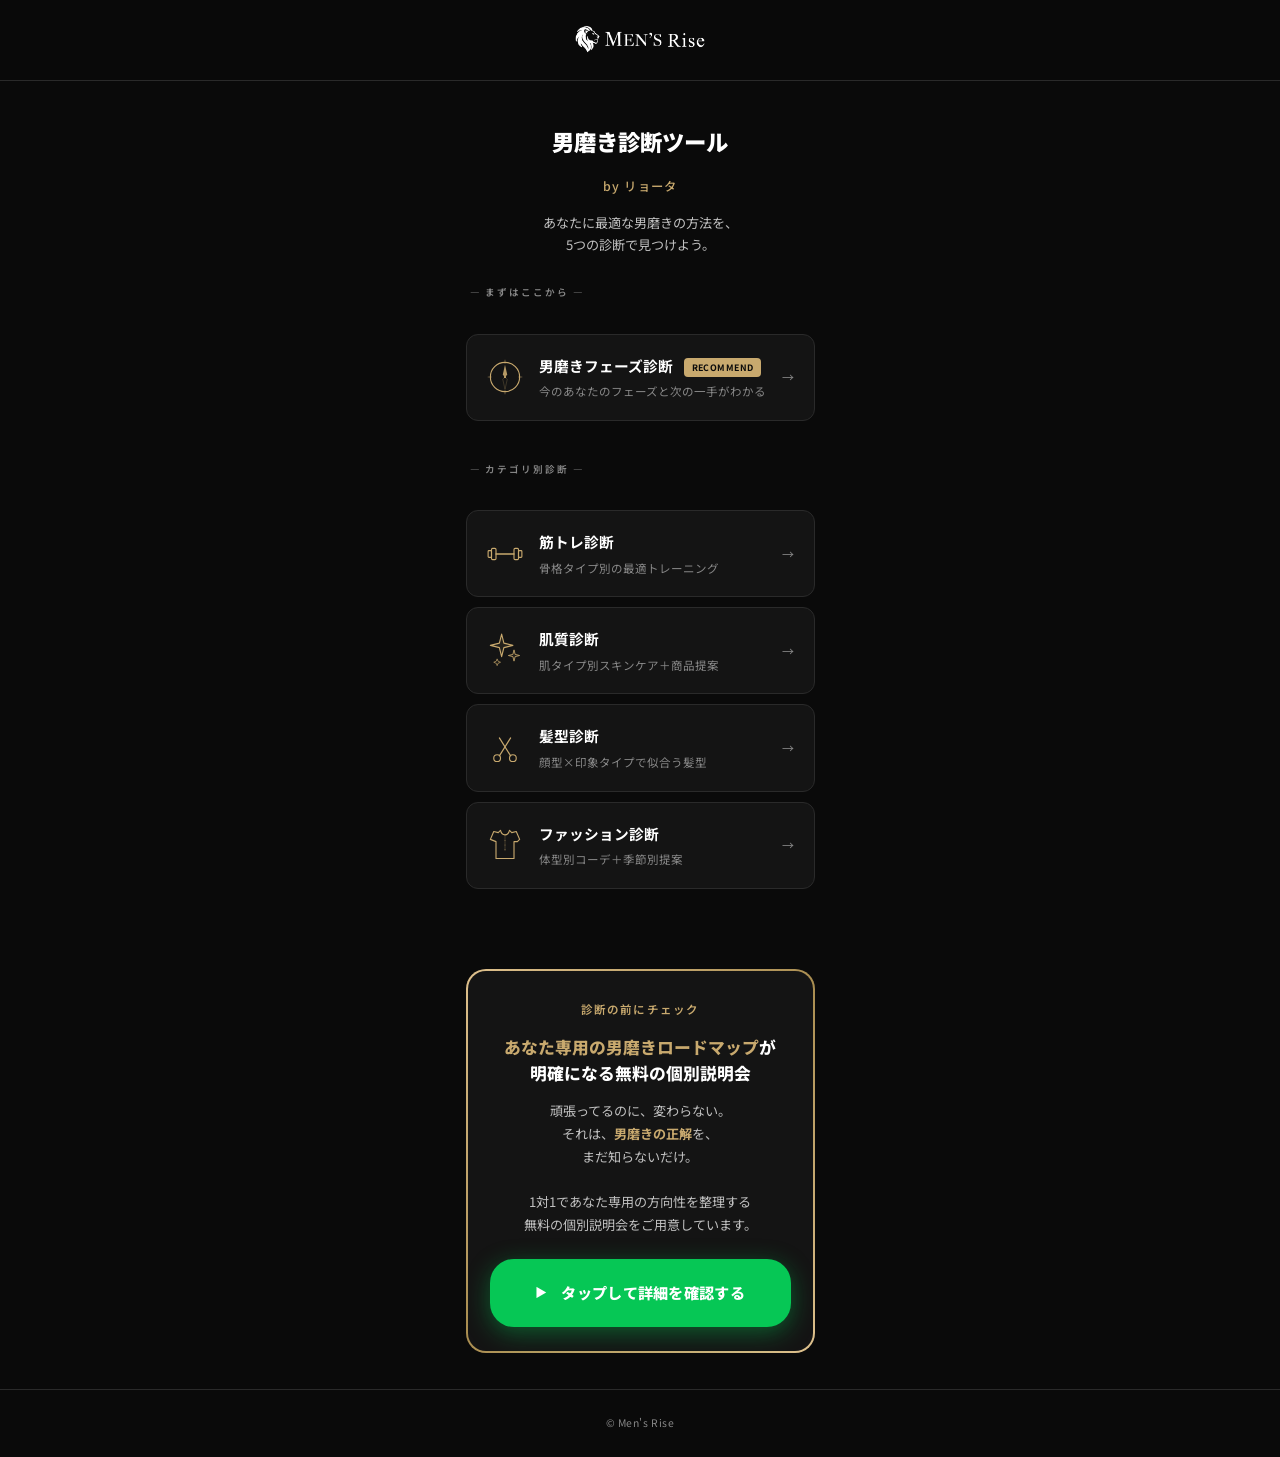
<file: index.html>
<!DOCTYPE html>
<html lang="ja">
<head>
  <meta charset="UTF-8">
  <meta http-equiv="Cache-Control" content="no-cache, no-store, must-revalidate">
  <meta http-equiv="Pragma" content="no-cache">
  <meta http-equiv="Expires" content="0">
  <meta name="viewport" content="width=device-width, initial-scale=1.0">
  <title>Men's Rise｜男磨き診断ツール</title>
  <link rel="stylesheet" href="css/style.css?v=202604230300">
  <style>
    .top-badge {
      display: inline-block;
      padding: 4px 16px;
      background: transparent;
      border: 1px solid var(--gold);
      color: var(--gold);
      border-radius: 20px;
      font-size: 0.62rem;
      font-weight: 700;
      letter-spacing: 0.15em;
      margin-bottom: 16px;
    }
    .top-stats {
      display: flex;
      justify-content: center;
      gap: 32px;
      margin-top: 24px;
      margin-bottom: 8px;
    }
    .top-stat {
      text-align: center;
    }
    .top-stat-num {
      font-size: 1.3rem;
      font-weight: 900;
      color: var(--white);
    }
    .top-stat-label {
      font-size: 0.6rem;
      color: var(--text-muted);
      margin-top: 2px;
      letter-spacing: 0.05em;
    }
    .section-label {
      font-size: 0.6rem;
      font-weight: 600;
      letter-spacing: 0.2em;
      color: var(--text-muted);
      margin-bottom: 12px;
      padding-left: 4px;
      text-transform: uppercase;
    }
    .top-footer-cta {
      text-align: center;
      padding: 32px 0 16px;
    }
    .top-footer-cta p {
      font-size: 0.78rem;
      color: var(--text-secondary);
      margin-bottom: 16px;
      line-height: 1.7;
    }
    .top-footer-cta p strong {
      color: var(--gold);
    }
    .recommend-badge {
      display: inline-block;
      padding: 2px 8px;
      background: var(--gold);
      color: var(--bg);
      border-radius: 4px;
      font-size: 0.55rem;
      font-weight: 700;
      margin-left: 8px;
      vertical-align: middle;
      letter-spacing: 0.05em;
    }
    .top-line {
      width: 40px;
      height: 1px;
      background: var(--gold);
      margin: 0 auto 16px;
      opacity: 0.5;
    }
  </style>
</head>
<body>
  <script src="js/icons.js?v=202604230300"></script>
  <div class="page-wrapper">
    <header class="header">
      <div class="container header-inner">
        <img src="images/logo-white.png" alt="Men's Rise" class="header-logo-img" onerror="this.parentElement.innerHTML='<span class=header-logo>Men\\'s Rise</span>'">
      </div>
    </header>

    <main class="container">
      <div class="top-hero">
        <h1 class="top-title">男磨き診断ツール<br><span style="font-weight:500; font-size:0.55em; letter-spacing:0.1em; color:var(--gold);">by リョータ</span></h1>
        <p class="top-copy">
          あなたに最適な男磨きの方法を、<br>
          5つの診断で見つけよう。
        </p>
      </div>

      <div class="section-label">— まずはここから —</div>

      <div class="diagnosis-grid">
        <a href="shindan5-phase.html" class="diagnosis-card">
          <span class="diagnosis-card-icon icon-svg icon-md" id="icon-phase"></span>
          <div class="diagnosis-card-content">
            <div class="diagnosis-card-title">
              男磨きフェーズ診断
              <span class="recommend-badge">RECOMMEND</span>
            </div>
            <div class="diagnosis-card-desc">今のあなたのフェーズと次の一手がわかる</div>
          </div>
          <span class="diagnosis-card-arrow">→</span>
        </a>
      </div>

      <div class="section-label">— カテゴリ別診断 —</div>

      <div class="diagnosis-grid">
        <a href="shindan1-kintore.html" class="diagnosis-card">
          <span class="diagnosis-card-icon icon-svg icon-md" id="icon-kintore"></span>
          <div class="diagnosis-card-content">
            <div class="diagnosis-card-title">筋トレ診断</div>
            <div class="diagnosis-card-desc">骨格タイプ別の最適トレーニング</div>
          </div>
          <span class="diagnosis-card-arrow">→</span>
        </a>

        <a href="shindan2-hada.html" class="diagnosis-card">
          <span class="diagnosis-card-icon icon-svg icon-md" id="icon-hada"></span>
          <div class="diagnosis-card-content">
            <div class="diagnosis-card-title">肌質診断</div>
            <div class="diagnosis-card-desc">肌タイプ別スキンケア＋商品提案</div>
          </div>
          <span class="diagnosis-card-arrow">→</span>
        </a>

        <a href="shindan3-kamigata.html" class="diagnosis-card">
          <span class="diagnosis-card-icon icon-svg icon-md" id="icon-kamigata"></span>
          <div class="diagnosis-card-content">
            <div class="diagnosis-card-title">髪型診断</div>
            <div class="diagnosis-card-desc">顔型×印象タイプで似合う髪型</div>
          </div>
          <span class="diagnosis-card-arrow">→</span>
        </a>

        <a href="shindan4-fashion.html" class="diagnosis-card">
          <span class="diagnosis-card-icon icon-svg icon-md" id="icon-fashion"></span>
          <div class="diagnosis-card-content">
            <div class="diagnosis-card-title">ファッション診断</div>
            <div class="diagnosis-card-desc">体型別コーデ＋季節別提案</div>
          </div>
          <span class="diagnosis-card-arrow">→</span>
        </a>
      </div>

      <div class="cta-section" style="margin-top:40px;">
        <div class="cta-card">
          <div class="cta-card-glow"></div>
          <div class="cta-card-inner">
            <div class="cta-card-eyebrow">診断の前にチェック</div>
            <h3 class="cta-card-title">
              <span class="cta-card-accent">あなた専用の男磨きロードマップ</span>が<br>
              明確になる無料の個別説明会
            </h3>
            <p class="cta-card-body">
              頑張ってるのに、変わらない。<br>
              それは、<strong style="color:var(--gold);">男磨きの正解</strong>を、<br>
              まだ知らないだけ。<br><br>
              1対1であなた専用の方向性を整理する<br>
              無料の個別説明会をご用意しています。
            </p>
            <a href="https://info.opt--in.com/page/Qy4wMDG59FK5?ftid=1f1G9vBLtuxj" class="cta-btn cta-btn-large" id="ctaBtnTop" target="_blank" rel="noopener">
              <span class="cta-btn-arrow">▶</span>
              タップして詳細を確認する
            </a>
          </div>
        </div>
      </div>
    </main>

    <footer class="footer">© Men's Rise</footer>
  </div>
  <script src="js/config.js?v=202604230300"></script>
  <script src="js/database.js?v=202604230300"></script>
  <script>
    document.getElementById('icon-phase').innerHTML = MR_ICONS.phase;
    document.getElementById('icon-kintore').innerHTML = MR_ICONS.kintore;
    document.getElementById('icon-hada').innerHTML = MR_ICONS.hada;
    document.getElementById('icon-kamigata').innerHTML = MR_ICONS.kamigata;
    document.getElementById('icon-fashion').innerHTML = MR_ICONS.fashion;

    // トップページのCTAクリック計測
    var ctaTop = document.getElementById('ctaBtnTop');
    if (ctaTop) {
      ctaTop.addEventListener('click', function() {
        MRDB.trackCtaClick({
          source: 'top',
          diagnosisId: '',
          diagnosisName: '(トップページ)',
          url: ctaTop.href
        });
      });
    }
  </script>
</body>
</html>
</file>
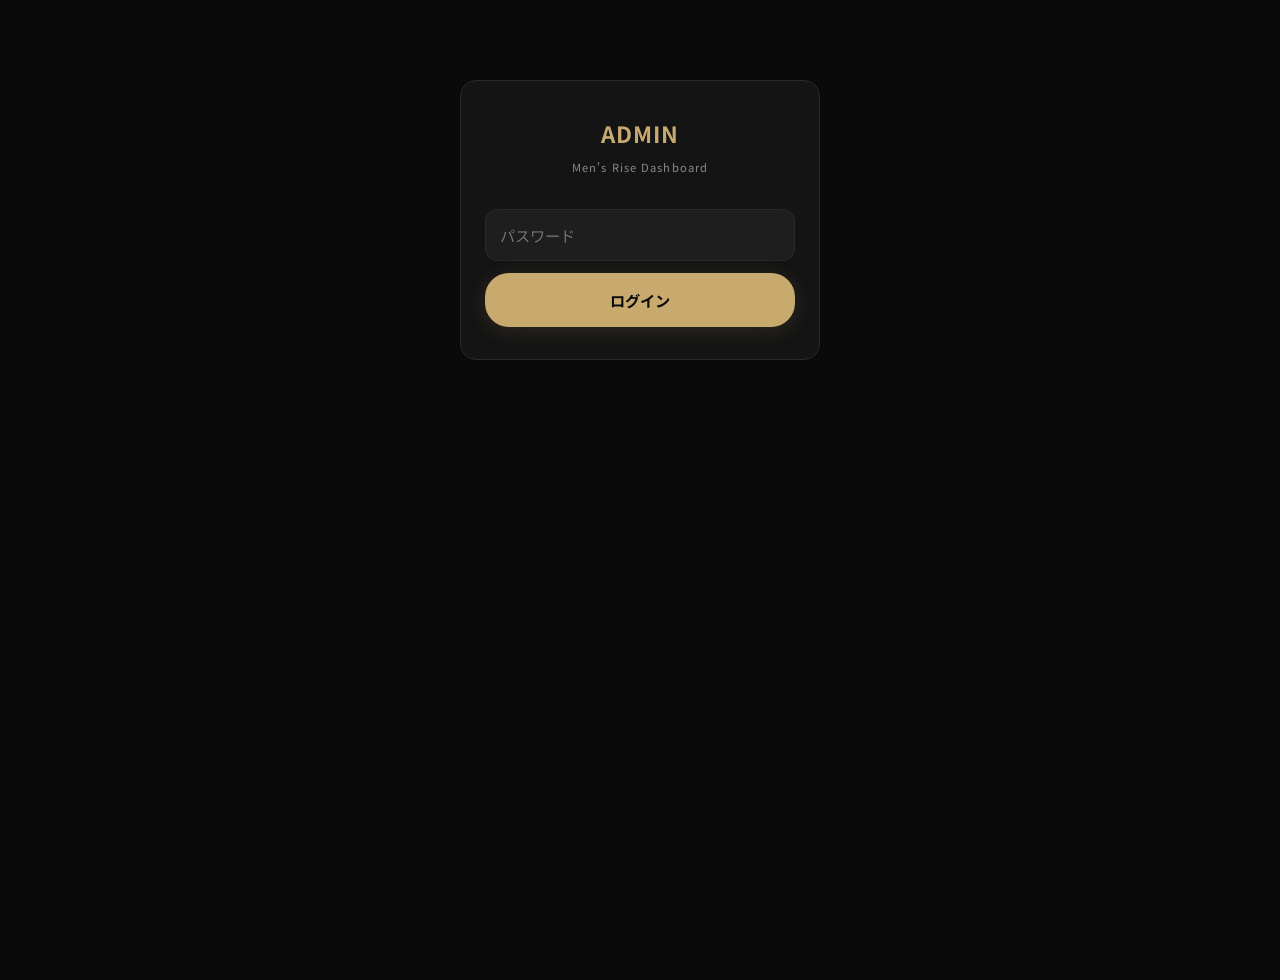
<file: admin.html>
<!DOCTYPE html>
<html lang="ja">
<head>
  <meta charset="UTF-8">
  <meta http-equiv="Cache-Control" content="no-cache, no-store, must-revalidate">
  <meta http-equiv="Pragma" content="no-cache">
  <meta http-equiv="Expires" content="0">
  <meta name="viewport" content="width=device-width, initial-scale=1.0">
  <title>管理ダッシュボード | Men's Rise</title>
  <link rel="stylesheet" href="css/style.css?v=202604230300">
  <style>
    body { background: var(--bg); }
    .admin-container {
      max-width: 960px;
      margin: 0 auto;
      padding: 24px 20px;
    }
    .admin-title {
      font-size: 1.4rem;
      color: var(--gold);
      margin-bottom: 4px;
      letter-spacing: 0.05em;
    }
    .admin-subtitle {
      font-size: 0.7rem;
      color: var(--text-muted);
      letter-spacing: 0.1em;
      margin-bottom: 32px;
    }
    .login-box {
      max-width: 360px;
      margin: 80px auto;
      background: var(--bg-card);
      border: 1px solid var(--border);
      border-radius: var(--radius-lg);
      padding: 32px 24px;
      text-align: center;
    }
    .login-box input {
      width: 100%;
      padding: 14px;
      background: var(--bg-elevated);
      border: 1px solid var(--border);
      border-radius: var(--radius-md);
      color: var(--text);
      font-family: inherit;
      font-size: 0.95rem;
      margin-bottom: 12px;
    }
    .login-error {
      color: #ef4444;
      font-size: 0.8rem;
      margin-top: 8px;
    }
    /* ダッシュボード */
    .stats-grid {
      display: grid;
      grid-template-columns: repeat(auto-fit, minmax(200px, 1fr));
      gap: 14px;
      margin-bottom: 32px;
    }
    .stat-card {
      background: var(--bg-card);
      border: 1px solid var(--border);
      border-radius: var(--radius-lg);
      padding: 20px;
      text-align: center;
    }
    .stat-card-label {
      font-size: 0.7rem;
      color: var(--text-muted);
      letter-spacing: 0.1em;
      margin-bottom: 8px;
      text-transform: uppercase;
    }
    .stat-card-num {
      font-size: 2rem;
      font-weight: 900;
      color: var(--gold);
    }
    .chart-section {
      background: var(--bg-card);
      border: 1px solid var(--border);
      border-radius: var(--radius-lg);
      padding: 24px 20px;
      margin-bottom: 20px;
    }
    .chart-title {
      font-size: 0.75rem;
      color: var(--gold);
      letter-spacing: 0.1em;
      margin-bottom: 16px;
      text-transform: uppercase;
      padding-bottom: 8px;
      border-bottom: 1px solid var(--border);
    }
    .bar-row {
      display: flex;
      align-items: center;
      gap: 12px;
      margin-bottom: 10px;
      font-size: 0.8rem;
    }
    .bar-label {
      min-width: 120px;
      color: var(--text);
    }
    .bar-track {
      flex: 1;
      height: 18px;
      background: var(--bg-elevated);
      border-radius: 9px;
      overflow: hidden;
      position: relative;
    }
    .bar-fill {
      height: 100%;
      background: linear-gradient(90deg, var(--gold-dark), var(--gold-light));
      border-radius: 9px;
      transition: width 0.5s ease;
    }
    .bar-value {
      min-width: 40px;
      text-align: right;
      color: var(--text-muted);
      font-size: 0.75rem;
    }
    /* 検索 */
    .search-box {
      display: flex;
      gap: 10px;
      margin-bottom: 24px;
    }
    .search-box input {
      flex: 1;
      padding: 14px 18px;
      background: var(--bg-card);
      border: 1px solid var(--border);
      border-radius: var(--radius-md);
      color: var(--text);
      font-family: inherit;
      font-size: 0.95rem;
    }
    .search-box button {
      padding: 14px 24px;
      background: var(--gold);
      color: var(--bg);
      border: none;
      border-radius: var(--radius-md);
      font-family: inherit;
      font-weight: 700;
      cursor: pointer;
    }
    .user-card {
      background: var(--bg-card);
      border: 1px solid var(--border);
      border-radius: var(--radius-lg);
      padding: 20px;
      margin-bottom: 14px;
    }
    .user-card-header {
      display: flex;
      justify-content: space-between;
      align-items: baseline;
      margin-bottom: 12px;
      padding-bottom: 10px;
      border-bottom: 1px solid var(--border);
    }
    .user-name {
      font-size: 1.1rem;
      font-weight: 700;
      color: var(--white);
    }
    .user-time {
      font-size: 0.7rem;
      color: var(--text-muted);
    }
    .user-diagnosis {
      display: inline-block;
      padding: 3px 10px;
      background: var(--bg-elevated);
      border: 1px solid var(--gold);
      color: var(--gold);
      border-radius: 20px;
      font-size: 0.68rem;
      font-weight: 600;
      margin-right: 6px;
    }
    .user-row {
      display: flex;
      gap: 8px;
      font-size: 0.82rem;
      color: var(--text-secondary);
      margin: 6px 0;
    }
    .user-row-label {
      min-width: 80px;
      color: var(--text-muted);
      font-size: 0.75rem;
    }
    .user-data-grid {
      display: grid;
      grid-template-columns: repeat(auto-fit, minmax(140px, 1fr));
      gap: 8px 16px;
      margin-top: 10px;
    }
    .data-item {
      font-size: 0.75rem;
    }
    .data-item-label {
      color: var(--text-muted);
      margin-right: 6px;
    }
    .loading {
      text-align: center;
      padding: 40px;
      color: var(--text-muted);
    }
    .section-tabs {
      display: flex;
      gap: 4px;
      margin-bottom: 24px;
      border-bottom: 1px solid var(--border);
    }
    .tab-btn {
      padding: 12px 20px;
      background: none;
      border: none;
      color: var(--text-muted);
      font-family: inherit;
      font-size: 0.85rem;
      font-weight: 600;
      cursor: pointer;
      border-bottom: 2px solid transparent;
      transition: var(--transition);
    }
    .tab-btn.active {
      color: var(--gold);
      border-bottom-color: var(--gold);
    }
    .empty-state {
      text-align: center;
      padding: 60px 20px;
      color: var(--text-muted);
      font-size: 0.85rem;
    }
  </style>
</head>
<body>
  <div id="app">
    <!-- ログイン画面 -->
    <div id="loginScreen" class="login-box">
      <h1 class="admin-title">ADMIN</h1>
      <p class="admin-subtitle">Men's Rise Dashboard</p>
      <input type="password" id="passwordInput" placeholder="パスワード">
      <button class="start-btn" id="loginBtn" style="width:100%;">ログイン</button>
      <p class="login-error" id="loginError" style="display:none;">パスワードが違います</p>
    </div>

    <!-- ダッシュボード本体 -->
    <div id="dashboardScreen" class="admin-container" style="display:none;">
      <h1 class="admin-title">ADMIN DASHBOARD</h1>
      <p class="admin-subtitle">Men's Rise 男磨き診断ツール</p>

      <div class="section-tabs">
        <button class="tab-btn active" data-tab="stats">統計レポート</button>
        <button class="tab-btn" data-tab="search">ユーザー検索</button>
      </div>

      <!-- 統計タブ -->
      <div id="statsTab">
        <div class="loading" id="statsLoading">読み込み中...</div>
        <div id="statsContent" style="display:none;">
          <div class="stats-grid" id="statsGrid"></div>
          <div class="chart-section" id="comparisonPanel"></div>
          <div class="chart-section" id="ctaSummary"></div>
          <div class="chart-section" id="ctaChart"></div>
          <div class="chart-section" id="ageChart"></div>
          <div class="chart-section" id="ctaAgeChart"></div>
          <div class="chart-section" id="diagnosisChart"></div>
          <div class="chart-section" id="typeChart"></div>
        </div>
      </div>

      <!-- 検索タブ -->
      <div id="searchTab" style="display:none;">
        <div class="search-box">
          <input type="text" id="searchInput" placeholder="名前で検索（例：山田）">
          <button id="searchBtn">検索</button>
        </div>
        <div id="searchResults">
          <div class="empty-state">名前を入力して検索してください</div>
        </div>
      </div>
    </div>
  </div>

  <script src="js/config.js?v=202604230300"></script>
  <script>
    // ============ ログイン ============
    const loginBtn = document.getElementById('loginBtn');
    const passwordInput = document.getElementById('passwordInput');
    const loginError = document.getElementById('loginError');

    function tryLogin() {
      if (passwordInput.value === CONFIG.ADMIN_PASSWORD) {
        sessionStorage.setItem('mr_admin', 'ok');
        showDashboard();
      } else {
        loginError.style.display = 'block';
      }
    }

    loginBtn.addEventListener('click', tryLogin);
    passwordInput.addEventListener('keydown', (e) => {
      if (e.key === 'Enter') tryLogin();
    });

    // 既にログイン済みなら自動表示
    if (sessionStorage.getItem('mr_admin') === 'ok') {
      showDashboard();
    }

    function showDashboard() {
      document.getElementById('loginScreen').style.display = 'none';
      document.getElementById('dashboardScreen').style.display = 'block';
      loadStats();
    }

    // ============ タブ切替 ============
    document.querySelectorAll('.tab-btn').forEach(btn => {
      btn.addEventListener('click', () => {
        document.querySelectorAll('.tab-btn').forEach(b => b.classList.remove('active'));
        btn.classList.add('active');
        const tab = btn.dataset.tab;
        document.getElementById('statsTab').style.display = tab === 'stats' ? 'block' : 'none';
        document.getElementById('searchTab').style.display = tab === 'search' ? 'block' : 'none';
      });
    });

    // ============ 統計読み込み ============
    const DIAGNOSIS_LABELS = {
      kintore: '筋トレ診断',
      hada: '肌質診断',
      kamigata: '髪型診断',
      fashion: 'ファッション診断',
      phase: '男磨きフェーズ診断'
    };

    async function loadStats() {
      try {
        const res = await fetch(`${CONFIG.GAS_ENDPOINT}?action=stats`);
        const json = await res.json();
        if (json.status !== 'ok') throw new Error(json.message);

        const s = json.data;
        document.getElementById('statsLoading').style.display = 'none';
        document.getElementById('statsContent').style.display = 'block';

        // CTA統計（GASが古いバージョンでも落ちないようデフォルト値を用意）
        const cta = s.cta || { totalClicks: 0, uniqueUsers: 0, bySource: {}, byDiagnosis: {} };
        // ユニーク診断ユーザーに対する、CTAクリック（ユニーク）率
        const ctaRate = s.uniqueUsers
          ? ((cta.uniqueUsers / s.uniqueUsers) * 100).toFixed(1)
          : 0;

        // サマリーカード（CTA指標を追加）
        document.getElementById('statsGrid').innerHTML = `
          <div class="stat-card">
            <div class="stat-card-label">総回答数</div>
            <div class="stat-card-num">${s.total}</div>
          </div>
          <div class="stat-card">
            <div class="stat-card-label">ユーザー数</div>
            <div class="stat-card-num">${s.uniqueUsers}</div>
          </div>
          <div class="stat-card">
            <div class="stat-card-label">平均診断数/人</div>
            <div class="stat-card-num">${s.uniqueUsers ? (s.total / s.uniqueUsers).toFixed(1) : 0}</div>
          </div>
          <div class="stat-card">
            <div class="stat-card-label">VSLクリック<br>（ユニーク）</div>
            <div class="stat-card-num">${cta.uniqueUsers}</div>
          </div>
          <div class="stat-card">
            <div class="stat-card-label">VSLクリック<br>（総数）</div>
            <div class="stat-card-num">${cta.totalClicks}</div>
          </div>
          <div class="stat-card">
            <div class="stat-card-label">診断→VSL<br>クリック率</div>
            <div class="stat-card-num">${ctaRate}%</div>
          </div>
        `;

        // ========= Before/After 比較（CTA装飾リニューアル前後） =========
        const cmp = s.comparison;
        const cmpEl = document.getElementById('comparisonPanel');
        if (cmp && (cmp.before.uniqueUsers > 0 || cmp.after.uniqueUsers > 0)) {
          const cutoffDate = new Date(cmp.cutoffISO);
          const isFuture = cutoffDate.getTime() > Date.now();
          const deltaColor = cmp.deltaRate > 0 ? '#22c55e' : (cmp.deltaRate < 0 ? '#ef4444' : 'var(--text-muted)');
          const deltaSign = cmp.deltaRate > 0 ? '+' : '';

          cmpEl.innerHTML = `
            <div class="chart-title">CTA改善 Before / After 比較</div>
            ${isFuture
              ? `<div style="padding:12px 14px; background:rgba(239,68,68,0.08); border:1px solid rgba(239,68,68,0.3); border-radius:8px; color:#fca5a5; font-size:0.78rem; margin-bottom:16px; line-height:1.6;">
                  ⚠️ リニューアル日時（<strong>${cutoffDate.toLocaleString('ja-JP')}</strong>）が未来のため、現時点のデータは全て<strong>Before</strong>に集計されています。<br>
                  CTA装飾を本番デプロイしたら、GASの <code>CTA_V2_SINCE</code> を実際の日時に更新してください。
                </div>`
              : `<div style="color:var(--text-muted); font-size:0.72rem; margin-bottom:16px;">
                  境界日時：<strong style="color:var(--text-secondary);">${cutoffDate.toLocaleString('ja-JP')}</strong>
                </div>`
            }
            <div style="display:grid; grid-template-columns:1fr 1fr; gap:12px; margin-bottom:16px;">
              <div style="background:var(--bg-elevated); border:1px solid var(--border); border-radius:10px; padding:16px 14px;">
                <div style="font-size:0.68rem; color:var(--text-muted); letter-spacing:0.1em; margin-bottom:8px;">BEFORE</div>
                <div style="font-size:0.78rem; color:var(--text-secondary); line-height:1.9;">
                  診断ユーザー：<strong style="color:#fff;">${cmp.before.uniqueUsers}</strong>人<br>
                  VSLクリック：<strong style="color:#fff;">${cmp.before.ctaUnique}</strong>人<br>
                  クリック率：<strong style="color:var(--gold); font-size:1rem;">${cmp.before.rate}%</strong>
                </div>
              </div>
              <div style="background:var(--bg-elevated); border:1px solid var(--gold); border-radius:10px; padding:16px 14px;">
                <div style="font-size:0.68rem; color:var(--gold); letter-spacing:0.1em; margin-bottom:8px;">AFTER</div>
                <div style="font-size:0.78rem; color:var(--text-secondary); line-height:1.9;">
                  診断ユーザー：<strong style="color:#fff;">${cmp.after.uniqueUsers}</strong>人<br>
                  VSLクリック：<strong style="color:#fff;">${cmp.after.ctaUnique}</strong>人<br>
                  クリック率：<strong style="color:var(--gold); font-size:1rem;">${cmp.after.rate}%</strong>
                </div>
              </div>
            </div>
            <div style="text-align:center; padding:14px; background:var(--bg-elevated); border-radius:10px;">
              <div style="font-size:0.72rem; color:var(--text-muted); margin-bottom:4px;">クリック率の変化</div>
              <div style="font-size:1.4rem; font-weight:900; color:${deltaColor};">
                ${deltaSign}${cmp.deltaRate}pt
              </div>
            </div>
          `;
        } else {
          cmpEl.style.display = 'none';
        }

        // VSLクリックサマリー
        const srcLabels = { result: '診断結果ページから', top: 'トップページから', unknown: '(不明)' };
        document.getElementById('ctaSummary').innerHTML = `
          <div class="chart-title">VSL（説明会ページ）クリック数</div>
          <div style="font-size:0.78rem; color:var(--text-secondary); line-height:1.8; margin-bottom:4px;">
            <strong style="color:var(--gold); font-size:1rem;">${cta.uniqueUsers}</strong> 人が <strong>「説明会の詳細をチェックする」</strong> ボタンをタップ（同じ名前は1カウント）<br>
            総タップ数：<strong>${cta.totalClicks}</strong> 回<br>
            診断回答者 <strong>${s.uniqueUsers}</strong> 人中 → クリック率 <strong style="color:var(--gold);">${ctaRate}%</strong>
          </div>
          <div style="margin-top:12px;">
            ${Object.entries(cta.bySource).length === 0
              ? '<div style="color:var(--text-muted); font-size:0.78rem;">まだクリックはありません</div>'
              : Object.entries(cta.bySource).map(([src, n]) => `
                <div class="bar-row">
                  <div class="bar-label">${srcLabels[src] || src}</div>
                  <div class="bar-track"><div class="bar-fill" style="width:${(n / cta.totalClicks) * 100}%"></div></div>
                  <div class="bar-value">${n}</div>
                </div>
              `).join('')}
          </div>
        `;

        // 診断別CTAクリック
        const ctaDiagEntries = Object.entries(cta.byDiagnosis);
        if (ctaDiagEntries.length > 0) {
          const maxCtaDiag = Math.max(...ctaDiagEntries.map(e => e[1]), 1);
          document.getElementById('ctaChart').innerHTML = `
            <div class="chart-title">診断別 VSLクリック数</div>
            ${ctaDiagEntries.map(([k, v]) => `
              <div class="bar-row">
                <div class="bar-label">${k}</div>
                <div class="bar-track"><div class="bar-fill" style="width:${(v / maxCtaDiag) * 100}%"></div></div>
                <div class="bar-value">${v}</div>
              </div>
            `).join('')}
          `;
        } else {
          document.getElementById('ctaChart').style.display = 'none';
        }

        // ========= 年齢別グラフ =========
        const AGE_ORDER = ['〜19歳', '20〜24歳', '25〜29歳', '30〜34歳', '35〜39歳', '40歳〜', '(不明)'];
        const byAge = s.byAgeGroup || {};
        const ctaByAge = (cta.byAgeGroup) || {};
        const ageEntries = AGE_ORDER.filter(k => byAge[k] || ctaByAge[k]);

        if (ageEntries.length > 0) {
          // 年齢層別 ユーザー数
          const maxAge = Math.max(...ageEntries.map(k => byAge[k] || 0), 1);
          document.getElementById('ageChart').innerHTML = `
            <div class="chart-title">年齢層別 ユーザー数</div>
            ${ageEntries.map(k => `
              <div class="bar-row">
                <div class="bar-label">${k}</div>
                <div class="bar-track"><div class="bar-fill" style="width:${((byAge[k] || 0) / maxAge) * 100}%"></div></div>
                <div class="bar-value">${byAge[k] || 0}</div>
              </div>
            `).join('')}
          `;

          // 年齢層別 VSLクリック数＋クリック率
          document.getElementById('ctaAgeChart').innerHTML = `
            <div class="chart-title">年齢層別 VSLクリック率</div>
            <div style="font-size:0.72rem; color:var(--text-muted); margin-bottom:12px;">
              各年齢層の診断回答者のうち、VSLボタンをタップした人の割合（同名1カウント）
            </div>
            ${ageEntries.map(k => {
              const users = byAge[k] || 0;
              const clicks = ctaByAge[k] || 0;
              const rate = users ? ((clicks / users) * 100).toFixed(1) : '0.0';
              return `
                <div class="bar-row">
                  <div class="bar-label">${k}</div>
                  <div class="bar-track"><div class="bar-fill" style="width:${rate}%"></div></div>
                  <div class="bar-value" style="min-width:100px;">${clicks}/${users}人 (${rate}%)</div>
                </div>
              `;
            }).join('')}
          `;
        } else {
          document.getElementById('ageChart').style.display = 'none';
          document.getElementById('ctaAgeChart').style.display = 'none';
        }

        // 診断別グラフ
        const maxDiag = Math.max(...Object.values(s.byDiagnosis), 1);
        document.getElementById('diagnosisChart').innerHTML = `
          <div class="chart-title">診断別 回答数</div>
          ${Object.entries(s.byDiagnosis).map(([k, v]) => `
            <div class="bar-row">
              <div class="bar-label">${DIAGNOSIS_LABELS[k] || k}</div>
              <div class="bar-track"><div class="bar-fill" style="width:${(v / maxDiag) * 100}%"></div></div>
              <div class="bar-value">${v}</div>
            </div>
          `).join('')}
        `;

        // タイプ別グラフ
        const maxType = Math.max(...Object.values(s.byResult), 1);
        const sortedTypes = Object.entries(s.byResult)
          .sort((a, b) => b[1] - a[1])
          .slice(0, 15);
        document.getElementById('typeChart').innerHTML = `
          <div class="chart-title">タイプ別 分布（TOP15）</div>
          ${sortedTypes.map(([k, v]) => {
            const [did, type] = k.split(':');
            return `
              <div class="bar-row">
                <div class="bar-label" style="min-width:180px; font-size:0.72rem;">
                  <span style="color:var(--gold); font-size:0.65rem;">[${DIAGNOSIS_LABELS[did] || did}]</span><br>${type}
                </div>
                <div class="bar-track"><div class="bar-fill" style="width:${(v / maxType) * 100}%"></div></div>
                <div class="bar-value">${v}</div>
              </div>
            `;
          }).join('')}
        `;
      } catch (err) {
        document.getElementById('statsLoading').innerHTML = '読み込みに失敗しました。GAS設定を確認してください。';
        console.error(err);
      }
    }

    // ============ 検索 ============
    document.getElementById('searchBtn').addEventListener('click', doSearch);
    document.getElementById('searchInput').addEventListener('keydown', (e) => {
      if (e.key === 'Enter') doSearch();
    });

    async function doSearch() {
      const name = document.getElementById('searchInput').value.trim();
      const container = document.getElementById('searchResults');
      if (!name) {
        container.innerHTML = '<div class="empty-state">名前を入力してください</div>';
        return;
      }
      container.innerHTML = '<div class="loading">検索中...</div>';

      try {
        const res = await fetch(`${CONFIG.GAS_ENDPOINT}?action=search&name=${encodeURIComponent(name)}`);
        const json = await res.json();
        if (json.status !== 'ok') throw new Error(json.message);

        const records = json.data;
        if (records.length === 0) {
          container.innerHTML = '<div class="empty-state">該当するユーザーが見つかりません</div>';
          return;
        }

        // 名前でグルーピング
        const grouped = {};
        records.forEach(r => {
          const n = r['名前'] || '(名前なし)';
          if (!grouped[n]) grouped[n] = [];
          grouped[n].push(r);
        });

        container.innerHTML = Object.entries(grouped).map(([userName, recs]) => {
          const latest = recs.sort((a, b) => new Date(b['日時']) - new Date(a['日時']))[0];
          return `
            <div class="user-card">
              <div class="user-card-header">
                <div class="user-name">${userName}</div>
                <div class="user-time">最終回答: ${new Date(latest['日時']).toLocaleString('ja-JP')}</div>
              </div>
              <div>
                ${recs.map(r => `<span class="user-diagnosis">${r['診断名'] || DIAGNOSIS_LABELS[r['診断ID']] || r['診断ID']}: ${r['診断結果']}</span>`).join('')}
              </div>
              <div class="user-data-grid">
                ${latest['年齢'] ? `<div class="data-item"><span class="data-item-label">年齢:</span>${latest['年齢']}歳</div>` : ''}
                ${latest['身長'] ? `<div class="data-item"><span class="data-item-label">身長:</span>${latest['身長']}cm</div>` : ''}
                ${latest['体重'] ? `<div class="data-item"><span class="data-item-label">体重:</span>${latest['体重']}kg</div>` : ''}
                ${latest['男磨き予算'] ? `<div class="data-item"><span class="data-item-label">予算:</span>${latest['男磨き予算']}</div>` : ''}
                ${latest['美容院頻度'] ? `<div class="data-item"><span class="data-item-label">美容院:</span>${latest['美容院頻度']}</div>` : ''}
                ${latest['肌の悩み'] ? `<div class="data-item"><span class="data-item-label">肌の悩み:</span>${latest['肌の悩み']}</div>` : ''}
              </div>
            </div>
          `;
        }).join('');
      } catch (err) {
        container.innerHTML = '<div class="empty-state">検索に失敗しました</div>';
        console.error(err);
      }
    }
  </script>
</body>
</html>
</file>
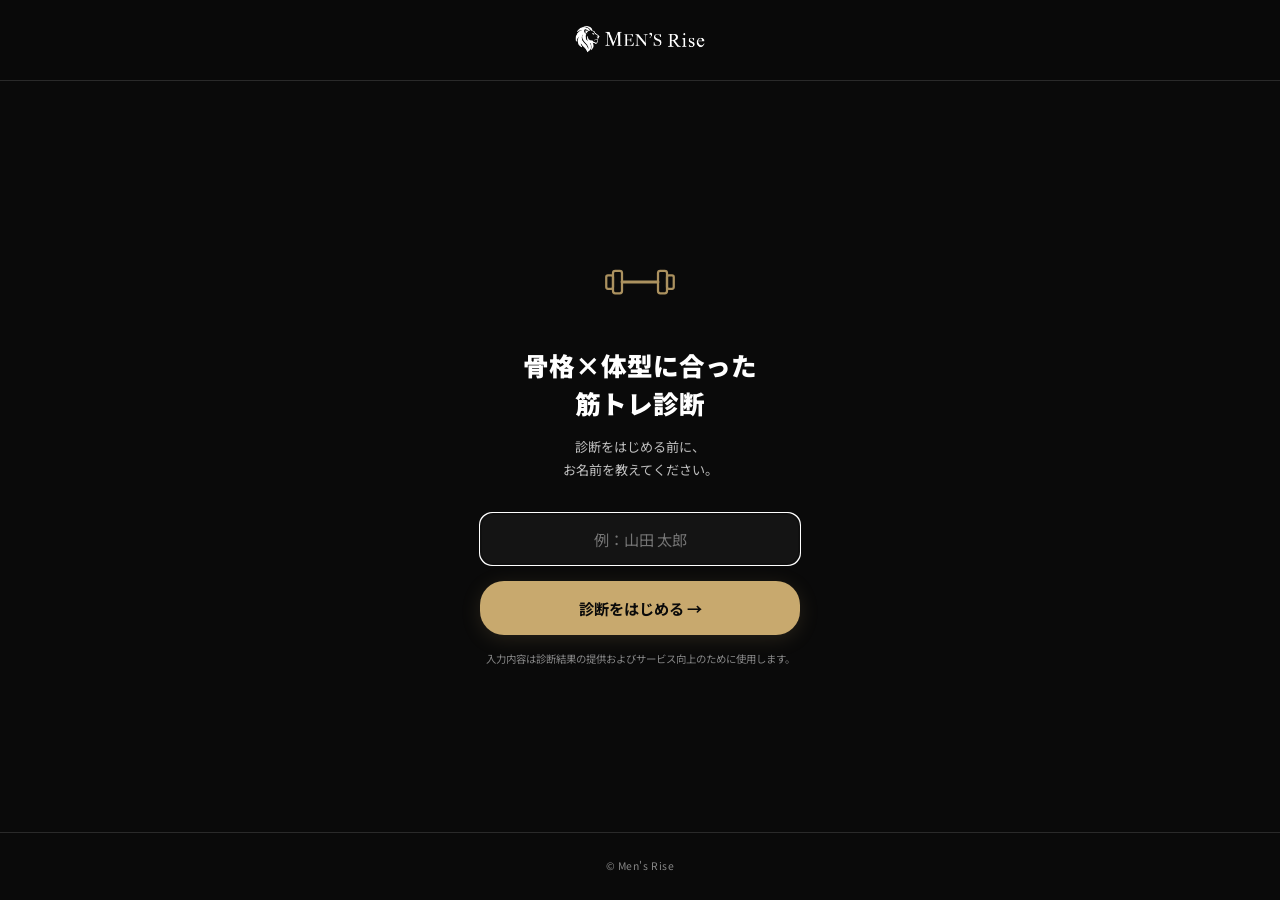
<file: shindan1-kintore.html>
<!DOCTYPE html>
<html lang="ja">
<head>
  <meta charset="UTF-8">
  <meta http-equiv="Cache-Control" content="no-cache, no-store, must-revalidate">
  <meta http-equiv="Pragma" content="no-cache">
  <meta http-equiv="Expires" content="0">
  <meta name="viewport" content="width=device-width, initial-scale=1.0">
  <title>筋トレ診断 | Men's Rise</title>
  <link rel="stylesheet" href="css/style.css?v=202604230300">
</head>
<body>
  <div id="app"></div>
  <script src="js/config.js?v=202604230300"></script>
  <script src="js/database.js?v=202604230300"></script>
  <script src="js/cta-variants.js?v=202604230300"></script>
  <script src="js/icons.js?v=202604230300"></script>
  <script src="js/kintore-data.js?v=202604230300"></script>
  <script src="js/quiz-engine.js?v=202604230300"></script>
  <script>
    new QuizEngine({
      diagnosisId: 'kintore',
      iconSvg: MR_ICONS.kintore,
      title: '骨格×体型に合った<br>筋トレ診断',
      description: 'あなたの体質タイプを診断して<br>最適な食事・トレーニングを提案します',
      meta: '所要時間：約2分 ｜ 全7問',

      questions: [
        {
          id: 'body',
          sharedKey: 'body',
          text: '身長と体重を教えてください',
          hint: '目標カロリー・PFCの算出に使用します',
          type: 'number',
          fields: [
            { key: 'height', label: '身長', placeholder: '170', suffix: 'cm' },
            { key: 'weight', label: '体重', placeholder: '65', suffix: 'kg' }
          ]
        },
        {
          id: 'age',
          sharedKey: 'age',
          text: '年齢を教えてください',
          hint: '基礎代謝（BMR）の算出に使用します',
          type: 'number',
          fields: [
            { key: 'age', label: '', placeholder: '28', suffix: '歳' }
          ]
        },
        {
          id: 'targetBody',
          text: 'どちらの体型を目指したい？',
          hint: '目標に合わせて食事・トレーニングの方向性を調整します',
          type: 'image-choice',
          options: [
            {
              label: '細マッチョ',
              desc: '引き締まった自然な筋肉質',
              value: 'lean',
              image: 'images/body-lean.png'
            },
            {
              label: 'アスリート体型',
              desc: 'しっかり鍛え上げた逞しい筋肉',
              value: 'athlete',
              image: 'images/body-athlete.png'
            }
          ]
        },
        {
          id: 'wrist',
          text: '手首テスト',
          hint: '利き手じゃない方の手首を、反対の手の親指と中指で輪を作って囲んでみてください。指同士がどうなりますか？',
          illustration: '<img src="images/wrist-test.png" alt="手首テストの3パターン" style="width:100%; height:auto; max-width:420px; display:block; margin:0 auto; background:#fff; border-radius:8px;">',
          options: [
            { label: 'A：余裕で重なる（指が手首より大きい）', value: 'overlap' },
            { label: 'B：ちょうど触れ合う（指と手首がほぼ同じ）', value: 'touch' },
            { label: 'C：全く届かない（手首が指より太い）', value: 'gap' }
          ]
        },
        {
          id: 'metabolism',
          text: '食事と体重の関係は？',
          options: [
            { label: '食べても太れない', value: 'fast' },
            { label: '食べたら太るがすぐ戻せる', value: 'normal' },
            { label: '食べたら太って落ちにくい', value: 'slow' }
          ]
        },
        {
          id: 'experience',
          text: '筋トレ経験は？',
          options: [
            { label: '未経験', value: 'none' },
            { label: '半年未満', value: 'beginner' },
            { label: '半年〜1年', value: 'intermediate' },
            { label: '1年以上', value: 'advanced' }
          ]
        },
        {
          id: 'gym',
          text: 'ジム環境は？',
          options: [
            { label: 'ジム通い', value: 'gym' },
            { label: '自宅のみ', value: 'home' }
          ]
        },
        {
          id: 'frequency',
          text: '週何回トレーニングできそう？',
          options: [
            { label: '週2回', value: 'two' },
            { label: '週3回', value: 'three' },
            { label: '週4回以上', value: 'four' }
          ]
        }
      ],

      calcResult: function(answers) {
        const wrist = answers.wrist;
        const metabolism = answers.metabolism;
        let type = 'ecto';

        if (wrist === 'overlap') type = 'ecto';
        else if (wrist === 'gap') type = 'endo';
        else if (wrist === 'touch' && metabolism === 'normal') type = 'meso';
        else if (wrist === 'touch' && metabolism === 'fast') type = 'ecto';
        else if (wrist === 'touch' && metabolism === 'slow') type = 'endo';

        if (wrist === 'overlap' && metabolism === 'fast') type = 'ecto';
        if (wrist === 'touch' && metabolism === 'normal') type = 'meso';
        if (wrist === 'gap' && metabolism === 'slow') type = 'endo';

        return {
          type: type,
          gym: answers.gym,
          frequency: answers.frequency,
          experience: answers.experience,
          targetBody: answers.targetBody
        };
      },

      renderResult: function(result, answers) {
        const typeMeta = {
          ecto: {
            name: '痩せ型（エクトモルフ）',
            cause: 'あなたは基礎代謝が高く、摂取カロリーをすぐに消費してしまう体質です。<br><br>手首が細く（周径が小さく）、食べても太りにくいのは、エネルギーの燃焼効率が同年代男性の平均より高いから。この体質は「脂肪はつきにくい」けど「筋肉もつきにくい」という両刃の剣。<br><br>つまり、<strong>あなたが変わらないのは努力不足じゃなく、カロリーと負荷が足りてないだけ</strong>。食べる量を増やして、大きな筋肉に強い刺激を入れれば、脂肪に邪魔されずにカットの綺麗な体が手に入ります。',
            tag: '食えば変わる体質'
          },
          meso: {
            name: '筋肉質型（メソモルフ）',
            cause: 'あなたは骨格のバランスが良く、筋肉の合成効率が高い恵まれた体質です。<br><br>手首周径も食事反応も「標準的」な位置にいて、テストステロンの働きが良いタイプ。少しの刺激でも体が反応しやすいので、<strong>正しい負荷と正しい食事を入れれば、入れた分だけ結果が返ってきます</strong>。<br><br>ただし油断すると脂肪もつきやすいのがこのタイプ。才能がある体だからこそ、PFCを意識した食事と部位分割のトレーニングで、最短ルートで理想の体に到達できます。',
            tag: '伸びしろが大きい才能体質'
          },
          endo: {
            name: 'がっしり型（エンドモルフ）',
            cause: 'あなたはエネルギーを蓄えやすい体質で、筋力の絶対値は強いタイプ。<br><br>手首周径が太く、食べたものを溜めやすいのは副交感神経が優位で、基礎代謝が同年代平均より低めだから。ただし<strong>パワーの土台はすでにある</strong>ので、筋肉の上に乗っている脂肪を削ぎ落とすだけで、一気に「かっこいい体」になります。<br><br>食事管理が成功の8割。トレーニングは高回数×短インターバルで、脂肪を燃やしながら筋肉を守るのが正解です。',
            tag: '土台は強いタイプ'
          }
        };

        const meta = typeMeta[result.type];
        const nutrition = calcNutrition(answers, result.type);
        const targetKey = result.type + '_' + (result.targetBody || 'lean');
        const mealPlan = MEAL_PLANS[targetKey] || MEAL_PLANS[result.type + '_lean'];
        const convenienceList = CONVENIENCE_LIST[result.type] || [];
        const supermarketList = SUPERMARKET_LIST[result.type] || [];
        const gymMenuKey = result.type + '_' + (result.gym === 'home' ? 'home' : 'gym');
        const gymMenu = GYM_MENU[gymMenuKey] || GYM_MENU[result.type + '_gym'];

        let html = '';

        // ───────── ヘッダー ─────────
        html += `
          <div class="result-header">
            <div class="result-label">YOUR TYPE</div>
            <div class="result-type">${meta.name}</div>
            <div class="result-subtitle">${meta.tag}</div>
          </div>
        `;

        // ───────── ① 原因カード ─────────
        html += QuizEngine.resultCard(
          'CAUSE ─ あなたがこのタイプである理由',
          `<p style="line-height:1.85;">${meta.cause}</p>`
        );

        // ───────── ② 正解アクション（大きな見出しで） ─────────
        html += `
          <div style="text-align:center; margin:40px 0 20px;">
            <div style="font-size:0.75rem; letter-spacing:0.2em; color:var(--gold); margin-bottom:6px;">ACTION</div>
            <div style="font-size:1.1rem; font-weight:700; color:var(--white);">あなたの正解アクション</div>
            <div style="width:40px; height:1px; background:var(--gold); margin:16px auto 0;"></div>
          </div>
        `;

        // 2-1. 目標カロリー & PFC
        let nutritionBody = `
          <div style="margin-bottom:16px;">
            <div style="display:flex; justify-content:space-between; align-items:center; padding:10px 0; border-bottom:1px solid var(--border);">
              <span style="color:#bbb; font-size:0.82rem;">現在の体重</span>
              <span style="color:#fff; font-weight:700;">${nutrition.currentWeight} kg</span>
            </div>
            <div style="display:flex; justify-content:space-between; align-items:center; padding:10px 0; border-bottom:1px solid var(--border);">
              <span style="color:#bbb; font-size:0.82rem;">目標体重（BMI${result.targetBody === 'athlete' ? '24' : '22'}）</span>
              <span style="color:var(--gold); font-weight:700; font-size:1.05rem;">${nutrition.targetWeight} kg</span>
            </div>
            <div style="display:flex; justify-content:space-between; align-items:center; padding:10px 0; border-bottom:1px solid var(--border);">
              <span style="color:#bbb; font-size:0.82rem;">基礎代謝（BMR）</span>
              <span style="color:#fff; font-weight:600;">${nutrition.bmr} kcal</span>
            </div>
            <div style="display:flex; justify-content:space-between; align-items:center; padding:10px 0; border-bottom:1px solid var(--border);">
              <span style="color:#bbb; font-size:0.82rem;">消費カロリー（TDEE）</span>
              <span style="color:#fff; font-weight:600;">${nutrition.tdee} kcal</span>
            </div>
            <div style="display:flex; justify-content:space-between; align-items:center; padding:12px 0; border-bottom:2px solid var(--gold); margin-top:4px;">
              <span style="color:var(--gold); font-size:0.9rem; font-weight:700;">1日の目標摂取</span>
              <span style="color:var(--gold); font-weight:800; font-size:1.3rem;">${nutrition.actualKcal} kcal</span>
            </div>
          </div>
          <div style="margin:24px 0 8px; text-align:center; font-size:0.75rem; color:#aaa; letter-spacing:0.1em;">── PFCバランス ──</div>
          ${pfcChartSVG(nutrition.p, nutrition.f, nutrition.c)}
          <p style="margin-top:18px; font-size:0.8rem; color:#aaa; text-align:center; line-height:1.6;">毎食この比率を目安にPFCを積み上げるだけ。<br>続ければ必ず体は変わります。</p>
        `;
        html += QuizEngine.resultCard('① 目標カロリー & PFC', nutritionBody);

        // 2-2. 1日の食事例
        let mealHtml = `<p style="font-size:0.82rem; color:#ccc; margin-bottom:14px; line-height:1.7;">${mealPlan.overview}</p>`;
        mealPlan.meals.forEach(m => {
          mealHtml += `
            <div style="margin-bottom:16px; padding:14px; background:var(--bg-elevated); border-radius:8px; border-left:3px solid var(--gold);">
              <div style="display:flex; justify-content:space-between; align-items:baseline; margin-bottom:8px;">
                <div>
                  <span style="color:var(--gold); font-size:0.82rem; font-weight:600; margin-right:10px;">${m.time}</span>
                  <strong style="color:#fff; font-size:0.88rem;">${m.title}</strong>
                </div>
                <div style="font-size:0.72rem; color:#aaa; font-weight:500;">
                  ${m.kcal}kcal / P${m.p}g
                </div>
              </div>
              <ul style="list-style:none; padding:0; margin:0;">
                ${m.items.map(it => `<li style="color:#e8e8e8; font-size:0.82rem; padding:3px 0;">・${it}</li>`).join('')}
              </ul>
            </div>
          `;
        });
        html += QuizEngine.resultCard('② 1日の食事例', mealHtml);

        // 2-3. コンビニ＆ネットで買うものリスト
        let convHtml = '<p style="font-size:0.82rem; color:#ccc; margin-bottom:12px;">セブン・ローソンやAmazon等のネットで揃う鉄板商品。迷ったらこのリストから。</p>';
        convenienceList.forEach(item => {
          convHtml += `
            <div style="display:flex; justify-content:space-between; align-items:flex-start; padding:10px 0; border-bottom:1px solid var(--border);">
              <div style="flex:1;">
                <div style="color:#fff; font-size:0.85rem; font-weight:500;">${item.name}</div>
                <div style="color:#888; font-size:0.7rem; margin-top:2px;">${item.nut}</div>
              </div>
              <div style="color:var(--gold); font-size:0.78rem; font-weight:600; white-space:nowrap; margin-left:12px;">${item.price}</div>
            </div>
          `;
        });
        html += QuizEngine.resultCard('③ コンビニ・ネットで買えるもの', convHtml);

        // 2-4. スーパーで買うものリスト
        let superHtml = '<p style="font-size:0.82rem; color:#ccc; margin-bottom:12px;">業務スーパーや普通のスーパーで揃うもの。自炊派はここから。</p>';
        supermarketList.forEach(item => {
          superHtml += `
            <div style="display:flex; justify-content:space-between; align-items:flex-start; padding:10px 0; border-bottom:1px solid var(--border);">
              <div style="flex:1;">
                <div style="color:#fff; font-size:0.85rem; font-weight:500;">${item.name}</div>
                <div style="color:#888; font-size:0.7rem; margin-top:2px;">${item.nut}</div>
              </div>
              <div style="color:var(--gold); font-size:0.78rem; font-weight:600; white-space:nowrap; margin-left:12px;">${item.price}</div>
            </div>
          `;
        });
        html += QuizEngine.resultCard('④ スーパーで買うもの', superHtml);

        // 2-5. ジムメニュー
        const gymLabel = result.gym === 'home' ? '自宅でやる3種目' : 'ジムでやる3種目';
        let gymHtml = `<p style="font-size:0.82rem; color:#ccc; margin-bottom:14px; font-family:inherit;">${result.gym === 'home' ? '器具なしで体が変わる、自重の鉄板3種目。' : '週' + (result.frequency === 'two' ? '2' : result.frequency === 'three' ? '3' : '4') + '回、これだけやれば3ヶ月で見た目が変わります。'}</p>`;
        gymMenu.forEach((ex, i) => {
          gymHtml += `
            <div style="margin-bottom:14px; padding:14px; background:var(--bg-elevated); border-radius:8px; font-family:inherit;">
              <div style="display:flex; align-items:baseline; gap:10px; margin-bottom:6px;">
                <span style="color:var(--gold); font-size:1rem; font-weight:800; font-family:inherit;">${i + 1}.</span>
                <strong style="color:#fff; font-size:0.95rem; font-family:inherit;">${ex.name}</strong>
              </div>
              <div style="color:var(--gold); font-size:0.78rem; margin-bottom:6px; font-weight:500; font-family:inherit;">${ex.detail}</div>
              <div style="color:#c8c8c8; font-size:0.78rem; line-height:1.65; font-family:inherit;">${ex.note}</div>
            </div>
          `;
        });
        html += QuizEngine.resultCard('⑤ ' + gymLabel, gymHtml);

        // 2-6. おすすめプロテイン
        const proteinHtml = `
          <div style="padding:14px; background:var(--bg-elevated); border-radius:8px; border-left:3px solid var(--gold);">
            <div style="color:var(--gold); font-size:0.7rem; letter-spacing:0.1em; margin-bottom:6px;">RYOTA'S CHOICE</div>
            <div style="color:#fff; font-size:1rem; font-weight:700; margin-bottom:8px;">アンビーク オールインワン プロテイン（ヨーグルト風味）</div>
            <div style="color:#ddd; font-size:0.82rem; line-height:1.7;">リョータが実際に毎日飲んでるメインプロテイン。ビタミン11種・ミネラル4種を配合した国産ホエイ。スムージーやオートミールに混ぜても合う、飲みやすいヨーグルト風味。朝と間食、トレ後の1日2〜3杯がおすすめ。</div>
            <a href="https://www.amazon.co.jp/dp/B0BYYWXZD8" target="_blank" rel="noopener" style="display:inline-block; margin-top:10px; color:var(--gold); font-size:0.78rem;">Amazonで見る →</a>
          </div>
        `;
        html += QuizEngine.resultCard('⑥ おすすめプロテイン', proteinHtml);

        // ───────── もっと詳しく（オプション） ─────────
        html += `
          <div style="text-align:center; margin:48px 0 20px;">
            <div style="width:40px; height:1px; background:var(--border); margin:0 auto 16px;"></div>
            <div style="font-size:0.68rem; letter-spacing:0.2em; color:#777;">OPTIONAL — もっと詳しく</div>
          </div>
        `;

        // NG
        const ngItems = {
          ecto: ['長時間トレーニング（カロリー消費しすぎ）', '空腹で長時間過ごす', '朝食抜き（筋肉が分解される）', '極端な糖質制限'],
          meso: ['惰性で揚げ物定食やラーメンセット', '運動しない日の夜の白米大量摂取', '同じメニューを何ヶ月も続ける（体が慣れる）'],
          endo: ['締めラーメン、菓子パン、毎日のご褒美', 'ジュース・加糖コーヒー・スポドリ', '揚げ物中心の食事', '長時間座りっぱなし']
        };
        const ngHtml = '<ul style="list-style:none; padding:0; margin:0;">' + (ngItems[result.type] || []).map(it => `<li style="color:#ddd; font-size:0.85rem; padding:6px 0; padding-left:20px; position:relative;"><span style="position:absolute; left:0; color:#e74c3c;">✗</span>${it}</li>`).join('') + '</ul>';
        html += QuizEngine.resultCard('NG ─ 避けたいこと', ngHtml);

        // 3ヶ月後のビジョン
        const visionMap = {
          ecto: {
            lean: '腕が一回り太くなり、胸板に厚みが出る。体重は2〜3kg増えて、しっかり食べられるようになる。Tシャツの着こなしが変わり、鎖骨のラインに厚みが加わる。',
            athlete: '体重は5〜6kg増え、肩・胸・背中のボリュームが明らかに。シャツやジャケットのシルエットが変わる。「ジム行ってる？」と聞かれるようになる。'
          },
          meso: {
            lean: '腹筋が浮き出て、肩・胸・背中のメリハリが明確に。体脂肪率は12%前後を狙える。服の上からでも「鍛えてる人」とわかるシルエットに変わる。',
            athlete: '3ヶ月で体脂肪率10〜12%、筋量＋3〜4kgが目安。首・胸・肩のラインが変わり、周囲から「アスリートみたい」と言われるレベルに。'
          },
          endo: {
            lean: 'お腹周りが3〜5cm細くなり、スーツを着たときのシルエットが変わる。二重あごが取れ、顎のラインがシャープになる。体重より見た目の変化が先に来る。',
            athlete: '脂肪が減ってきたところに筋肉が浮かび上がる「リコンプ」状態に。厚みと引き締まりが両立した、最も貫禄のある体に近づく。'
          }
        };
        const vision = (visionMap[result.type] && visionMap[result.type][result.targetBody]) || visionMap[result.type].lean;
        html += QuizEngine.resultCard('VISION ─ 3ヶ月後のあなた', `<p style="color:#e8e8e8; line-height:1.85; font-family:inherit;">${vision}</p>`);

        return html;
      }
    });
  </script>
</body>
</html>
</file>
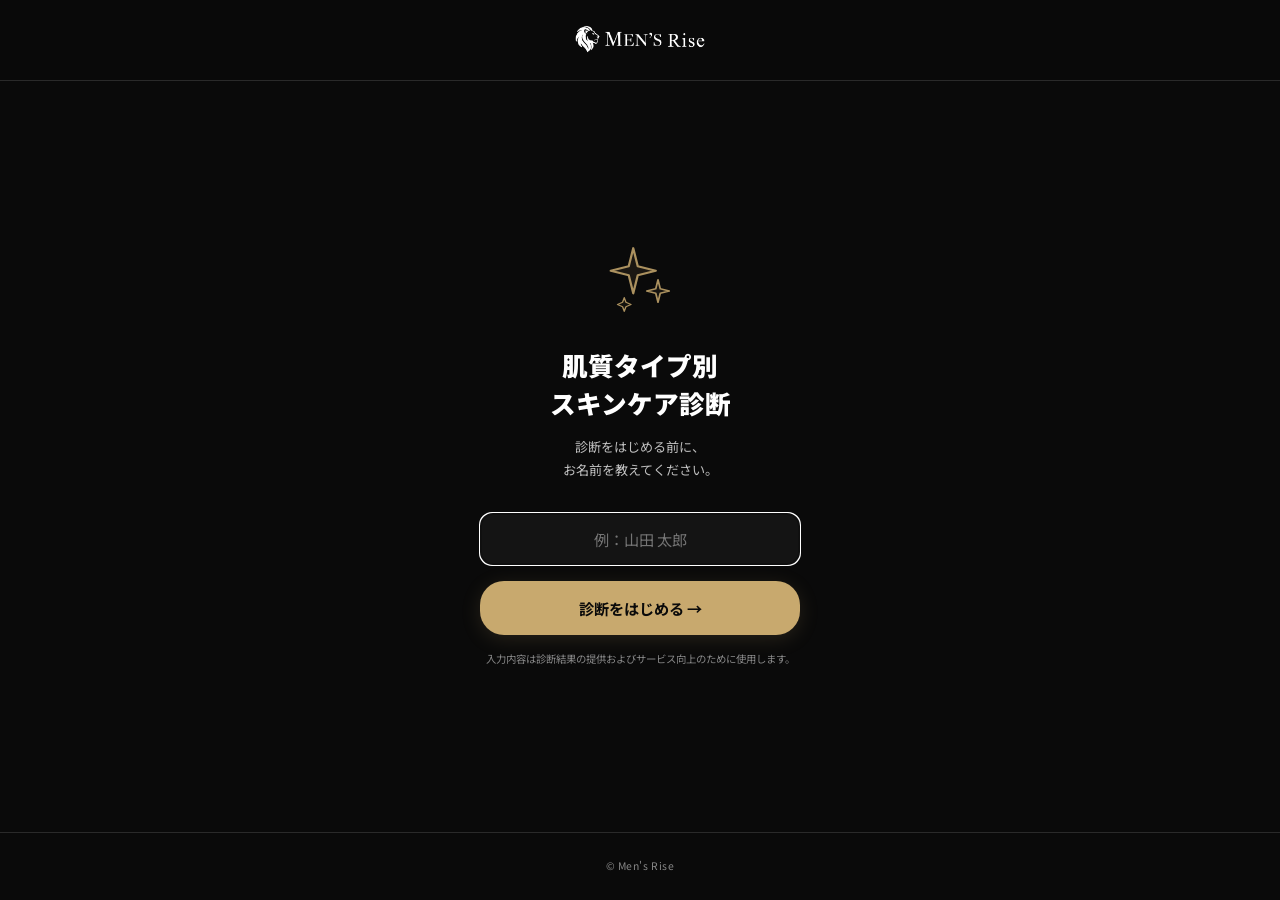
<file: shindan2-hada.html>
<!DOCTYPE html>
<html lang="ja">
<head>
  <meta charset="UTF-8">
  <meta http-equiv="Cache-Control" content="no-cache, no-store, must-revalidate">
  <meta http-equiv="Pragma" content="no-cache">
  <meta http-equiv="Expires" content="0">
  <meta name="viewport" content="width=device-width, initial-scale=1.0">
  <title>肌質診断 | Men's Rise</title>
  <link rel="stylesheet" href="css/style.css?v=202604230300">
</head>
<body>
  <div id="app"></div>
  <script src="js/config.js?v=202604230300"></script>
  <script src="js/database.js?v=202604230300"></script>
  <script src="js/cta-variants.js?v=202604230300"></script>
  <script src="js/icons.js?v=202604230300"></script>
  <script src="js/hada-data.js?v=202604230300"></script>
  <script src="js/quiz-engine.js?v=202604230300"></script>
  <script>
    new QuizEngine({
      diagnosisId: 'hada',
      iconSvg: MR_ICONS.hada,
      title: '肌質タイプ別<br>スキンケア診断',
      description: 'あなたの肌質を診断して<br>最適なケア方法を提案します',
      meta: '所要時間：約2分 ｜ 全8問',

      questions: [
        {
          id: 'age',
          sharedKey: 'age',
          text: '年齢を教えてください',
          type: 'number',
          fields: [
            { key: 'age', label: '', placeholder: '28', suffix: '歳' }
          ]
        },
        {
          id: 'skinConcerns',
          text: '今の肌の悩みは？',
          hint: '当てはまるものを最大3つまで選んでください',
          type: 'multi-select',
          maxSelect: 3,
          options: [
            { label: 'ニキビ・吹き出物', value: 'acne' },
            { label: '毛穴の黒ずみ・開き', value: 'pores' },
            { label: '乾燥・カサつき', value: 'dryness' },
            { label: 'テカリ・脂っぽさ', value: 'oiliness' },
            { label: '赤み・肌荒れ', value: 'redness' },
            { label: 'シミ・くすみ', value: 'spots' },
            { label: 'ひげ剃り後のヒリつき', value: 'shaving' },
            { label: '特になし', value: 'none' }
          ]
        },
        {
          id: 'wash',
          text: '洗顔後、何もつけずに10分経つと？',
          hint: '洗顔後タオルで拭き、10分間何もせず待ってみて',
          options: [
            { label: '全体がつっぱる', value: 'tight' },
            { label: 'Tゾーンだけテカる', value: 't-zone' },
            { label: '全体がテカる', value: 'oily' },
            { label: '特に変化なし', value: 'normal' }
          ]
        },
        {
          id: 'acne',
          text: 'ニキビはできやすい？',
          options: [
            { label: 'よくできる', value: 'often' },
            { label: 'たまにできる', value: 'sometimes' },
            { label: 'ほとんどない', value: 'rarely' }
          ]
        },
        {
          id: 'redness',
          text: '肌の赤みやかゆみは？',
          options: [
            { label: 'よくある', value: 'often' },
            { label: 'たまにある', value: 'sometimes' },
            { label: 'ない', value: 'none' }
          ]
        },
        {
          id: 'sting',
          text: '化粧水をつけるとヒリヒリする？',
          options: [
            { label: 'よくする', value: 'often' },
            { label: 'たまにする', value: 'sometimes' },
            { label: 'しない', value: 'never' }
          ]
        },
        {
          id: 'current',
          text: '現在のスキンケアは？',
          hint: '当てはまるものを全て選んでください',
          type: 'multi-select',
          maxSelect: 8,
          options: [
            { label: '何もしてない', value: 'nothing' },
            { label: 'クレンジング', value: 'cleansing' },
            { label: '洗顔料', value: 'wash' },
            { label: '化粧水', value: 'lotion' },
            { label: '乳液', value: 'emulsion' },
            { label: '美容液', value: 'serum' },
            { label: 'クリーム', value: 'cream' },
            { label: '日焼け止め', value: 'sunscreen' }
          ]
        },
        {
          id: 'budget',
          text: '月のスキンケア予算は？',
          options: [
            { label: '3,000円以内', value: 'low' },
            { label: '5,000円以内', value: 'mid' },
            { label: '1万円以内', value: 'high' },
            { label: 'こだわらない', value: 'unlimited' }
          ]
        }
      ],

      calcResult: function(answers) {
        const wash = answers.wash;
        const acne = answers.acne;
        const redness = answers.redness;
        const sting = answers.sting;

        let type = 'normal';

        if (sting === 'often' && redness === 'often') {
          type = 'sensitive';
        } else if (wash === 'tight' && acne !== 'often' && sting !== 'often') {
          type = 'dry';
        } else if (wash === 'oily' && (acne === 'often' || acne === 'sometimes') && redness !== 'often') {
          type = 'oily';
        } else if (wash === 't-zone') {
          type = 'combination';
        } else if (wash === 'normal' && redness !== 'often' && sting !== 'often') {
          type = 'normal';
        } else {
          if (sting === 'often') type = 'sensitive';
          else if (wash === 'tight') type = 'dry';
          else if (wash === 'oily') type = 'oily';
          else if (wash === 't-zone') type = 'combination';
          else type = 'normal';
        }

        return {
          type: type,
          budget: answers.budget
        };
      },

      renderResult: function(result, answers) {
        const d = HADA_DATA[result.type];
        const products = HADA_PRODUCTS[result.type] || [];
        const routine = HADA_ROUTINES[result.type];
        const ng = HADA_NG[result.type] || [];
        const vision = HADA_VISION[result.type];
        const catColors = HADA_CAT_COLORS;

        let html = '';

        // ───────── ヘッダー ─────────
        html += `
          <div class="result-header">
            <div class="result-label">YOUR SKIN TYPE</div>
            <div class="result-type">${d.name}</div>
            <div class="result-subtitle">${d.tag}</div>
          </div>
        `;

        // ───────── ① 原因カード ─────────
        html += QuizEngine.resultCard(
          'CAUSE ─ あなたがこの肌質である理由',
          `<p style="line-height:1.85; font-family:inherit;">${d.cause}</p>`
        );

        // ───────── ② 正解アクション 見出し ─────────
        html += `
          <div style="text-align:center; margin:40px 0 20px;">
            <div style="font-size:0.75rem; letter-spacing:0.2em; color:var(--gold); margin-bottom:6px;">ACTION</div>
            <div style="font-size:1.1rem; font-weight:700; color:var(--white); font-family:inherit;">あなたの正解アクション</div>
            <div style="width:40px; height:1px; background:var(--gold); margin:16px auto 0;"></div>
          </div>
        `;

        // 2-1. 朝夜のルーティン
        let routineHtml = '<p style="font-size:0.82rem; color:#ccc; margin-bottom:16px; font-family:inherit;">塗る順番を守るのが最重要。水分→油分の順で。</p>';
        // 朝
        routineHtml += '<div style="margin-bottom:18px;"><div style="color:var(--gold); font-size:0.8rem; font-weight:700; margin-bottom:10px; font-family:inherit;">☀ 朝のルーティン</div>';
        routine.morning.forEach((step, i) => {
          routineHtml += `
            <div style="display:flex; align-items:center; gap:12px; padding:10px 12px; background:var(--bg-elevated); border-radius:8px; margin-bottom:6px;">
              <span style="display:inline-flex; align-items:center; justify-content:center; min-width:26px; height:26px; border-radius:50%; background:rgba(200,169,110,0.15); color:var(--gold); font-weight:700; font-size:0.82rem; font-family:inherit;">${i + 1}</span>
              <span style="color:#f0f0f0; font-size:0.85rem; line-height:1.5; font-family:inherit;">${step}</span>
            </div>
          `;
        });
        routineHtml += '</div>';
        // 夜
        routineHtml += '<div><div style="color:var(--gold); font-size:0.8rem; font-weight:700; margin-bottom:10px; font-family:inherit;">🌙 夜のルーティン</div>';
        routine.night.forEach((step, i) => {
          routineHtml += `
            <div style="display:flex; align-items:center; gap:12px; padding:10px 12px; background:var(--bg-elevated); border-radius:8px; margin-bottom:6px;">
              <span style="display:inline-flex; align-items:center; justify-content:center; min-width:26px; height:26px; border-radius:50%; background:rgba(200,169,110,0.15); color:var(--gold); font-weight:700; font-size:0.82rem; font-family:inherit;">${i + 1}</span>
              <span style="color:#f0f0f0; font-size:0.85rem; line-height:1.5; font-family:inherit;">${step}</span>
            </div>
          `;
        });
        routineHtml += '</div>';
        html += QuizEngine.resultCard('① 朝夜のケアルーティン', routineHtml);

        // 2-2. カテゴリ別おすすめ商品
        let prodHtml = '<p style="font-size:0.82rem; color:#ccc; margin-bottom:14px; font-family:inherit;">このセットを揃えれば、あなたのスキンケアは完結します。</p>';
        products.forEach(p => {
          const color = catColors[p.cat] || '#c8a96e';
          prodHtml += `
            <div style="margin-bottom:12px; padding:14px; background:var(--bg-elevated); border-radius:8px;">
              <div style="display:flex; align-items:center; gap:8px; margin-bottom:8px;">
                <span style="display:inline-block; padding:3px 10px; background:${color}20; color:${color}; border:1px solid ${color}60; border-radius:20px; font-size:0.7rem; font-weight:700; font-family:inherit;">${p.cat}</span>
                <span style="color:var(--gold); font-size:0.78rem; font-weight:600; font-family:inherit; margin-left:auto;">${p.price}</span>
              </div>
              <div style="color:#fff; font-size:0.9rem; font-weight:700; margin-bottom:4px; font-family:inherit;">${p.name}</div>
              <div style="color:#c8c8c8; font-size:0.78rem; line-height:1.55; margin-bottom:8px; font-family:inherit;">${p.note}</div>
              <a href="${p.url}" target="_blank" rel="noopener" style="color:var(--gold); font-size:0.74rem; font-family:inherit;">Amazonで見る →</a>
            </div>
          `;
        });
        html += QuizEngine.resultCard('② あなたの肌質に合う商品（カテゴリ別）', prodHtml);

        // ───────── もっと詳しく（オプション） ─────────
        html += `
          <div style="text-align:center; margin:48px 0 20px;">
            <div style="width:40px; height:1px; background:var(--border); margin:0 auto 16px;"></div>
            <div style="font-size:0.68rem; letter-spacing:0.2em; color:#777; font-family:inherit;">OPTIONAL — もっと詳しく</div>
          </div>
        `;

        // NG
        const ngHtml = '<ul style="list-style:none; padding:0; margin:0;">' + ng.map(it => `<li style="color:#ddd; font-size:0.85rem; padding:6px 0; padding-left:20px; position:relative; font-family:inherit;"><span style="position:absolute; left:0; color:#e74c3c;">✗</span>${it}</li>`).join('') + '</ul>';
        html += QuizEngine.resultCard('NG ─ 避けたいこと', ngHtml);

        // 3ヶ月後
        html += QuizEngine.resultCard('VISION ─ 3ヶ月後のあなた', `<p style="color:#e8e8e8; line-height:1.85; font-family:inherit;">${vision}</p>`);

        return html;
      }
    });
  </script>
</body>
</html>
</file>
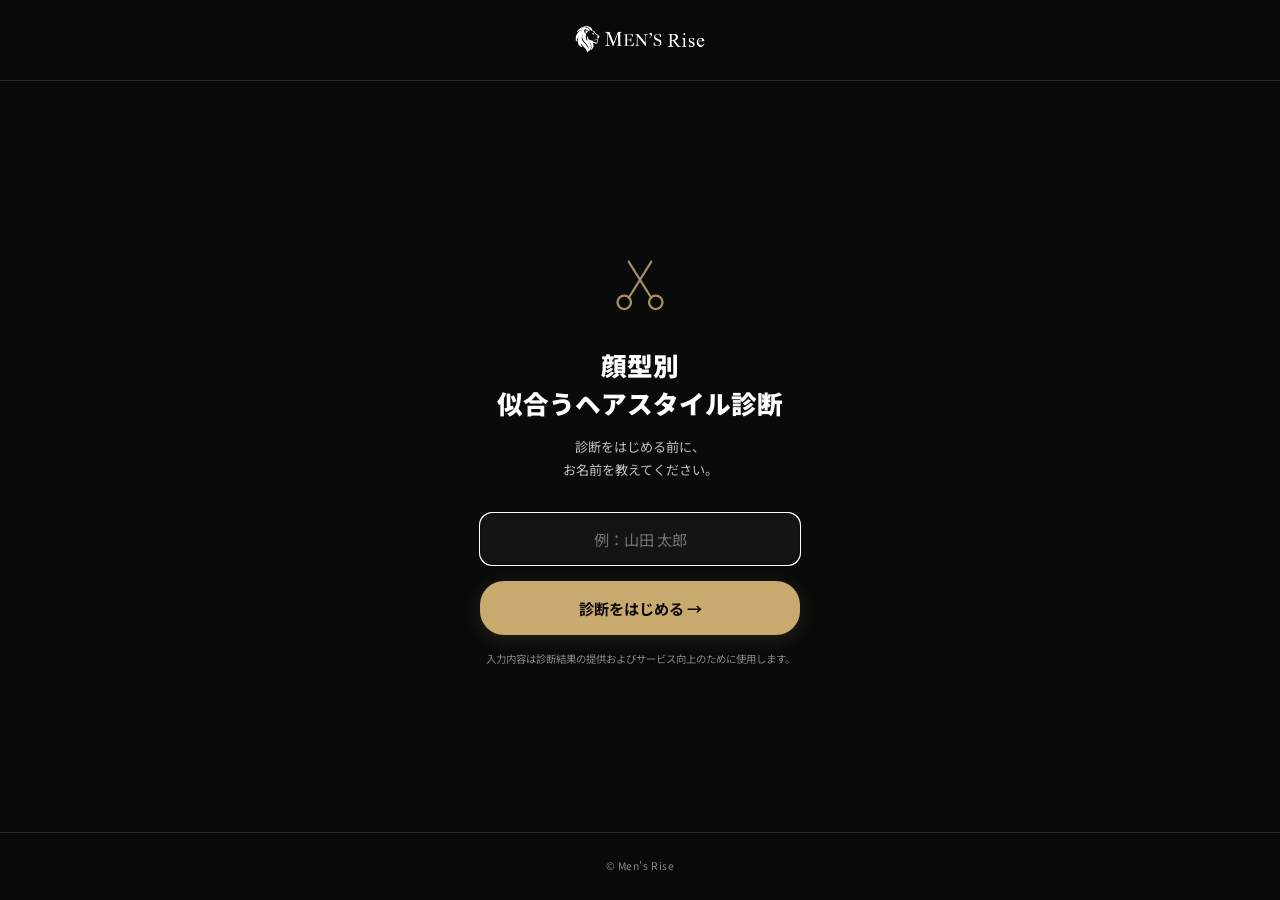
<file: shindan3-kamigata.html>
<!DOCTYPE html>
<html lang="ja">
<head>
  <meta charset="UTF-8">
  <meta http-equiv="Cache-Control" content="no-cache, no-store, must-revalidate">
  <meta http-equiv="Pragma" content="no-cache">
  <meta http-equiv="Expires" content="0">
  <meta name="viewport" content="width=device-width, initial-scale=1.0">
  <title>髪型診断 | Men's Rise</title>
  <meta name="description" content="あなたの顔型×印象タイプから似合う髪型を提案します。6つの質問に答えるだけの簡単診断。">
  <link rel="stylesheet" href="css/style.css?v=202604230300">
</head>
<body>
  <div id="app"></div>

  <script src="js/config.js?v=202604230300"></script>
  <script src="js/database.js?v=202604230300"></script>
  <script src="js/cta-variants.js?v=202604230300"></script>
  <script src="js/icons.js?v=202604230300"></script>
  <script src="js/quiz-engine.js?v=202604230300"></script>
  <script>
    new QuizEngine({      diagnosisId: 'kamigata',
      iconSvg: MR_ICONS.kamigata,
      title: '顔型別<br>似合うヘアスタイル診断',
      description: 'あなたの顔型×印象タイプから<br>似合う髪型を提案します',
      meta: '所要時間：約2分 ｜ 全8問',

      questions: [
        {
          id: 'faceShape',
          text: '顔の形は？',
          hint: '鏡で見るか写真を撮って、輪郭を確認してください。迷ったら「正面の輪郭が一番近いもの」を選びましょう。',
          type: 'icon-choice',
          options: [
            { label: '卵型', desc: '縦横のバランスが良い標準的な輪郭', value: 'oval', icon: MR_ICONS.faceOval },
            { label: '丸顔', desc: '縦と横の長さがほぼ同じで丸みがある', value: 'round', icon: MR_ICONS.faceRound },
            { label: '面長', desc: '縦幅が横幅より明らかに長い', value: 'long', icon: MR_ICONS.faceLong },
            { label: 'ベース型', desc: 'エラが張っていて顎のラインがしっかり', value: 'square', icon: MR_ICONS.faceSquare },
            { label: '逆三角形', desc: 'おでこが広く顎がシャープに細い', value: 'inverted', icon: MR_ICONS.faceInverted }
          ]
        },
        {
          id: 'childAdult',
          text: '子供顔？大人顔？',
          hint: '3つのチェックで判定します',
          type: 'sub-questions',
          subQuestions: [
            { label: '①輪郭', options: [{ label: '丸っこい', value: 'A' }, { label: '縦に長い', value: 'B' }] },
            { label: '②顎', options: [{ label: '短くて丸い', value: 'A' }, { label: '長くてシャープ', value: 'B' }] },
            { label: '③目の位置', options: [{ label: '顔の真ん中より下', value: 'A' }, { label: '真ん中か上', value: 'B' }] }
          ]
        },
        {
          id: 'cuteHandsome',
          text: 'かわいい系？かっこいい系？',
          hint: '3つのチェックで判定します',
          type: 'sub-questions',
          subQuestions: [
            { label: '①目の形', options: [{ label: '丸い', value: 'A' }, { label: '切れ長', value: 'B' }] },
            { label: '②頬', options: [{ label: 'ふっくら丸み', value: 'A' }, { label: '骨っぽく角張ってる', value: 'B' }] },
            { label: '③眉の形', options: [{ label: 'カーブしたアーチ型', value: 'A' }, { label: '直線的で角張ってる', value: 'B' }] }
          ]
        },
        {
          id: 'hairType',
          text: '髪質は？',
          options: [
            { label: 'くせ毛', value: 'curly' },
            { label: '直毛', value: 'straight' }
          ]
        },
        {
          id: 'forehead',
          text: 'おでこの広さは？',
          options: [
            { label: '広い', value: 'wide' },
            { label: '普通', value: 'normal' },
            { label: '狭い', value: 'narrow' }
          ]
        },
        {
          id: 'vibe',
          text: '目指す雰囲気は？',
          options: [
            { label: '韓国系', value: 'korean' },
            { label: 'ナチュラル', value: 'natural' },
            { label: 'ワイルド', value: 'wild' },
            { label: 'ビジネス', value: 'business' }
          ]
        },
        {
          id: 'salonFreq',
          text: '美容院に行く頻度は？',
          options: [
            { label: '月1回', value: 'monthly' },
            { label: '2〜3ヶ月に1回', value: 'bimonthly' },
            { label: '半年に1回', value: 'semiannual' },
            { label: 'ほぼ行かない', value: 'rare' }
          ]
        },
        {
          id: 'salonBudget',
          text: '美容院の1回の予算は？',
          options: [
            { label: '3,000円以内', value: 'low' },
            { label: '5,000円以内', value: 'mid' },
            { label: '8,000円以内', value: 'high' },
            { label: 'こだわらない', value: 'unlimited' }
          ]
        }
      ],

      calcResult: function(answers) {
        // Q2: 子供顔 vs 大人顔
        var childAdultArr = answers.childAdult;
        var aCountCA = childAdultArr.filter(function(v) { return v === 'A'; }).length;
        var childOrAdult = aCountCA >= 2 ? 'child' : 'adult';

        // Q3: かわいい系 vs かっこいい系
        var cuteHandsomeArr = answers.cuteHandsome;
        var aCountCH = cuteHandsomeArr.filter(function(v) { return v === 'A'; }).length;
        var cuteOrCool = aCountCH >= 2 ? 'cute' : 'cool';

        // 印象タイプ
        var impressionType;
        if (childOrAdult === 'adult' && cuteOrCool === 'cool') {
          impressionType = 'かっこいい大人';
        } else if (childOrAdult === 'adult' && cuteOrCool === 'cute') {
          impressionType = 'かわいい大人';
        } else if (childOrAdult === 'child' && cuteOrCool === 'cool') {
          impressionType = 'かっこいい少年';
        } else {
          impressionType = 'かわいい少年';
        }

        return {
          faceShape: answers.faceShape,
          impressionType: impressionType,
          hairType: answers.hairType,
          forehead: answers.forehead,
          vibe: answers.vibe
        };
      },

      renderResult: function(result, answers) {
        var faceShapeNames = {
          oval: '卵型',
          round: '丸顔',
          long: '面長',
          square: 'ベース型',
          inverted: '逆三角形'
        };

        var faceData = {
          oval: {
            direction: 'バランスが良く何でも似合う。前髪を上げてもOK、重めマッシュもOK。',
            recommended: ['センターパート', 'ナチュラルマッシュ', 'アップバング'],
            avoid: '特になし（何でもいける）',
            celebs: '佐藤健、竹内涼真',
            why: '縦横比が理想的で重心のバランスが取れている。どんなシルエットでも顔の形が邪魔しない。だからこそ「自分の好み」や「なりたい印象」で自由に選べるのが最大の強み。',
            order: '「全体的にレイヤーを入れた、ナチュラルなマッシュでお願いします。前髪は眉の下1cmくらいで、センターパートか下ろすかで悩める感じにしてください。サイドと襟足はやや短めに。」',
            routineType: 'mash'
          },
          round: {
            direction: '縦ラインを意識。トップにボリュームを出し、サイドをタイトに。',
            recommended: ['アップバング', 'ツーブロック×マッシュ', 'センターパート'],
            avoid: '前髪パッツン、横に広がるスタイル',
            celebs: '菅田将暉、ムロツヨシ',
            why: '顔の縦横比がほぼ1:1。横に広く見えやすいので、トップの高さと縦のラインで中和する。サイドをタイトに締めることで、顔の輪郭を引き締めて見せられる。',
            order: '「トップにボリュームが出るようにレイヤーを入れて、サイドはタイトに刈り上げてください。前髪は重めに残して、スタイリングで上げ下げできる長さにしてほしいです。ツーブロックでお願いします。」',
            routineType: 'up'
          },
          long: {
            direction: '横にボリュームを持たせて縦の長さを中和する。',
            recommended: ['横にボリュームのあるマッシュ', 'ちょい上げセンターパート', 'パーマ'],
            avoid: '前髪完全に上げるアップバング、サイド刈り上げツーブロック',
            celebs: '佐藤健、坂口健太郎',
            why: '縦の長さが強調されがち。横にボリュームを足し、前髪を下ろすことで顔の縦幅を視覚的に短縮する。パーマで横幅を出すのも有効な戦略。',
            order: '「横にボリュームが出る重めのマッシュでお願いします。前髪は眉にかかる長さで重めに。サイドはふんわり残して、刈り上げは絶対にしないでください。パーマも相談したいです。」',
            routineType: 'mash'
          },
          square: {
            direction: 'エラをカバー。サイドにボリュームをつけすぎず、トップでひし形シルエットを作る。',
            recommended: ['マッシュ（耳周りを少し長めに）', 'センターパート', 'パーマ'],
            avoid: 'サイド刈り上げ、前髪なしでエラ丸出し',
            celebs: '山田孝之、松田翔太',
            why: 'エラが張って下半分が目立つ。サイドにボリュームを持たせて顔の上下でひし形を作り、視線を中央に集める。耳周りに髪を残すことでエラをカバーできる。',
            order: '「耳周りに少し長さを残したマッシュで、トップにレイヤーを入れてひし形シルエットにしてください。前髪はやや重めで、サイドが顔を覆う感じに。エラをカバーしたいです。」',
            routineType: 'mash'
          },
          inverted: {
            direction: '顎のシャープさを活かしつつ、トップのボリュームは控えめに。',
            recommended: ['ナチュラルマッシュ', '重めバング', 'パーマ'],
            avoid: 'トップだけボリュームを出す（逆三角が強調）',
            celebs: '小栗旬、岡田将生',
            why: 'おでこが広くアゴがシャープ。トップに高さを出しすぎると三角形が強調されるので、前髪でおでこを隠すかトップを抑える。重めバングで上半分の幅を調整するのが定石。',
            order: '「重めのバングで、前髪はやや厚めにお願いします。トップはボリュームを出しすぎず、全体的にナチュラルなマッシュで。パーマで柔らかさを足すのも検討したいです。」',
            routineType: 'heavy'
          }
        };

        var routineSteps = {
          mash: [
            'タオルドライ（擦らず押さえる）',
            'ドライヤーでトップから根元を立ち上げる',
            '全体を軽く乾かす（8割程度）',
            'スタイリング剤を手のひら全体に広げ、髪の中間から毛先へ',
            '指で束感を作り、前髪を整える'
          ],
          up: [
            '根元を起こしながらドライヤー',
            '前髪を後ろに流すように乾かす',
            'スタイリング剤を根元から付ける',
            'トップを上に、サイドをタイトに整える',
            '最後にハードスプレーで固定'
          ],
          heavy: [
            'タオルドライ後、根元を優しく乾かす',
            '前髪を下ろしたまま形を作る',
            'スタイリング剤をマット系で軽く揉み込む',
            '前髪に束感を作りすぎない（自然に）',
            'サイドは耳にかけない'
          ]
        };

        var routineLabels = {
          mash: 'マッシュ系スタイルの朝のルーティン',
          up: 'アップバング・ツーブロック系の朝のルーティン',
          heavy: '重めバング系の朝のルーティン'
        };

        var ngActions = [
          'ワックスを髪の根元だけに付ける（束感が出ない）',
          'ドライヤーを使わず自然乾燥（寝癖＆ボリューム出ない）',
          '毎日同じ分け目（薄毛の原因）',
          'スタイリング剤の付けすぎ（重くなる）',
          '美容院に3ヶ月以上行かない（伸びすぎてシルエット崩壊）'
        ];

        var fd = faceData[result.faceShape];
        var shapeName = faceShapeNames[result.faceShape];

        var html = '';

        // Result header
        html += '<div class="result-header">';
        html += '<div class="result-label">YOUR STYLE</div>';
        html += '<div class="result-type">' + shapeName + ' × ' + result.impressionType + ' タイプ</div>';
        html += '</div>';

        // ── あなたに似合う髪型 写真カード ──
        var styleData = {
          oval: {
            'かっこいい少年': { name: '王道ウルフマッシュ', img: 'images/hair-oval-cool-child.jpg' },
            'かっこいい大人': { name: '耳掛けセンターパート', img: 'images/hair-oval-cool-adult.png' },
            'かわいい少年':   { name: '波巻きセンターパート', img: 'images/hair-oval-cute-child.jpg' },
            'かわいい大人':   { name: 'アップバングショート', img: 'images/hair-oval-cute-adult.png' }
          },
          round: {
            'かっこいい少年': { name: 'ショートマッシュ × 無造作パーマ', img: 'images/hair-round-cool-child.jpg' },
            'かっこいい大人': { name: 'アップバング', img: 'images/hair-round-cool-adult.jpg' },
            'かわいい少年':   { name: 'シースルマッシュ', img: 'images/hair-round-cute-child.png' },
            'かわいい大人':   { name: 'コンマフェザー', img: 'images/hair-round-cute-adult.jpg' }
          },
          long: {
            'かっこいい少年': { name: 'ラウンドマッシュ', img: 'images/hair-long-cool-child.jpg' },
            'かっこいい大人': { name: 'スパイキーショート', img: 'images/hair-long-cool-adult.jpg' },
            'かわいい少年':   { name: 'シースルマッシュ', img: 'images/hair-long-cute-child.jpg' },
            'かわいい大人':   { name: 'センターパート', img: 'images/hair-long-cute-adult.jpg' }
          },
          // ベース型・逆三角形は面長と同じ傾向（骨格補正の方向性が近い）
          square: {
            'かっこいい少年': { name: 'ラウンドマッシュ', img: 'images/hair-long-cool-child.jpg' },
            'かっこいい大人': { name: 'スパイキーショート', img: 'images/hair-long-cool-adult.jpg' },
            'かわいい少年':   { name: 'シースルマッシュ', img: 'images/hair-long-cute-child.jpg' },
            'かわいい大人':   { name: 'センターパート', img: 'images/hair-long-cute-adult.jpg' }
          },
          inverted: {
            'かっこいい少年': { name: 'ラウンドマッシュ', img: 'images/hair-long-cool-child.jpg' },
            'かっこいい大人': { name: 'スパイキーショート', img: 'images/hair-long-cool-adult.jpg' },
            'かわいい少年':   { name: 'シースルマッシュ', img: 'images/hair-long-cute-child.jpg' },
            'かわいい大人':   { name: 'センターパート', img: 'images/hair-long-cute-adult.jpg' }
          }
        };
        var style = styleData[result.faceShape] && styleData[result.faceShape][result.impressionType];
        if (style) {
          var photoHtml = '';
          photoHtml += '<div style="text-align:center;margin-bottom:14px;">';
          photoHtml += '<img src="' + style.img + '" alt="' + style.name + '" loading="lazy" style="width:100%;max-width:360px;aspect-ratio:3/4;object-fit:cover;border-radius:var(--radius-md);display:block;margin:0 auto;filter:contrast(1.06) saturate(1.05);">';
          photoHtml += '</div>';
          photoHtml += '<div style="text-align:center;font-size:1.1rem;font-weight:700;color:var(--white);margin-bottom:4px;">' + style.name + '</div>';
          photoHtml += '<div style="text-align:center;font-size:0.78rem;color:var(--text-muted);">あなたに一番似合う髪型</div>';
          html += QuizEngine.resultCard('YOUR HAIRSTYLE ─ あなたに似合う髪型', photoHtml);
        }

        // ───── ① 原因カード ─────
        html += QuizEngine.resultCard(
          'CAUSE ─ あなたがこの髪型である理由',
          '<p style="line-height:1.85; font-family:inherit;">' + fd.why + '</p>'
        );

        // ───── ② 正解アクション 見出し ─────
        html += '<div style="text-align:center; margin:40px 0 20px;">'
              + '<div style="font-size:0.75rem; letter-spacing:0.2em; color:var(--gold); margin-bottom:6px;">ACTION</div>'
              + '<div style="font-size:1.1rem; font-weight:700; color:var(--white); font-family:inherit;">あなたの正解アクション</div>'
              + '<div style="width:40px; height:1px; background:var(--gold); margin:16px auto 0;"></div>'
              + '</div>';

        // 2-1. 美容院オーダー文言
        var orderHtml = '<p style="margin-bottom:10px; font-size:0.82rem; color:#ccc; font-family:inherit;">美容師さんにそのまま見せればOK。スクショを送るだけで、あなたに合った髪型がオーダーできます。</p>';
        orderHtml += '<div class="result-highlight">' + fd.order + '</div>';
        html += QuizEngine.resultCard('① 美容院でのオーダー文言', orderHtml);

        // 2-2. 毎日のスタイリング手順（番号付き）
        var steps = routineSteps[fd.routineType];
        var stepsHtml = '<p style="margin-bottom:14px; font-size:0.82rem; color:#ccc; font-family:inherit;">' + routineLabels[fd.routineType] + '</p>';
        for (var s = 0; s < steps.length; s++) {
          stepsHtml += '<div style="display:flex; align-items:center; gap:12px; padding:10px 12px; background:var(--bg-elevated); border-radius:8px; margin-bottom:6px;">'
                    + '<span style="display:inline-flex; align-items:center; justify-content:center; min-width:26px; height:26px; border-radius:50%; background:rgba(200,169,110,0.15); color:var(--gold); font-weight:700; font-size:0.82rem; font-family:inherit;">' + (s + 1) + '</span>'
                    + '<span style="color:#f0f0f0; font-size:0.85rem; line-height:1.55; font-family:inherit;">' + steps[s] + '</span>'
                    + '</div>';
        }
        html += QuizEngine.resultCard('② 毎日のスタイリング手順', stepsHtml);

        // 2-3. おすすめスタイリング剤
        var products = getProductRecommendations(result);
        var prodHtml = '<p style="font-size:0.82rem; color:#ccc; margin-bottom:14px; font-family:inherit;">あなたの髪質・目指す雰囲気に合うスタイリング剤。</p>';
        for (var p = 0; p < products.length; p++) {
          prodHtml += '<div style="padding:14px; background:var(--bg-elevated); border-radius:8px; margin-bottom:10px; border-left:3px solid var(--gold);">'
                   + '<div style="color:#fff; font-size:0.92rem; font-weight:700; margin-bottom:6px; font-family:inherit;">' + products[p].name + '</div>'
                   + '<div style="color:#c8c8c8; font-size:0.78rem; line-height:1.55; margin-bottom:8px; font-family:inherit;">' + products[p].desc + '</div>'
                   + '<a href="' + products[p].url + '" target="_blank" rel="noopener" style="color:var(--gold); font-size:0.74rem; font-family:inherit;">商品ページを見る →</a>'
                   + '</div>';
        }
        html += QuizEngine.resultCard('③ おすすめスタイリング剤', prodHtml);

        // ───── オプション ─────
        html += '<div style="text-align:center; margin:48px 0 20px;">'
              + '<div style="width:40px; height:1px; background:var(--border); margin:0 auto 16px;"></div>'
              + '<div style="font-size:0.68rem; letter-spacing:0.2em; color:#777; font-family:inherit;">OPTIONAL — もっと詳しく</div>'
              + '</div>';

        // 避けたいスタイル + NG行動をまとめる
        var avoidItems = [fd.avoid];
        for (var na = 0; na < ngActions.length; na++) {
          avoidItems.push(ngActions[na]);
        }
        var ngCombinedHtml = '<ul style="list-style:none; padding:0; margin:0; font-family:inherit;">';
        for (var ai = 0; ai < avoidItems.length; ai++) {
          ngCombinedHtml += '<li style="color:#ddd; font-size:0.85rem; padding:6px 0; padding-left:20px; position:relative; font-family:inherit;"><span style="position:absolute; left:0; color:#e74c3c;">✗</span>' + avoidItems[ai] + '</li>';
        }
        ngCombinedHtml += '</ul>';
        html += QuizEngine.resultCard('NG ─ 避けたいこと', ngCombinedHtml);

        // おでこ別アドバイス
        var foreheadTip = '';
        if (result.forehead === 'wide') {
          foreheadTip = '前髪で隠すスタイルがおすすめ。重めバングやマッシュ系で額をカバーすると小顔効果も。';
        } else if (result.forehead === 'narrow') {
          foreheadTip = 'アップバングで額を見せるスタイルが◎。おでこが狭いからこそ上げた方がバランスが取れます。';
        } else {
          foreheadTip = 'おでこの広さは標準的。上げても下ろしてもバランスが取りやすい。好みで選んでOK。';
        }
        html += QuizEngine.resultCard('おでこ別アドバイス', '<p style="font-family:inherit;">' + foreheadTip + '</p>');

        // 参考芸能人
        html += QuizEngine.resultCard('同じ顔型の芸能人', '<p style="font-family:inherit;">' + fd.celebs + '</p>');

        // おすすめスタイル（ダブりだが補足として）
        var recHtml = '<ul style="list-style:none; padding:0; margin:0; font-family:inherit;">';
        for (var ri = 0; ri < fd.recommended.length; ri++) {
          recHtml += '<li style="color:#e0e0e0; font-size:0.85rem; padding:6px 0; padding-left:20px; position:relative; font-family:inherit;"><span style="position:absolute; left:0; color:var(--gold);">✓</span>' + fd.recommended[ri] + '</li>';
        }
        recHtml += '</ul>';
        html += QuizEngine.resultCard('他に似合うスタイル', recHtml);

        // Gated content
        html += QuizEngine.gatedBlock('あなた専用のヘアスタイル完全ガイド', '\
          <table class="menu-table">\
            <tr>\
              <th>内容</th>\
              <th>詳細</th>\
            </tr>\
            <tr>\
              <td><strong>美容院オーダー方法</strong></td>\
              <td>あなたの顔型に合わせた具体的な伝え方</td>\
            </tr>\
            <tr>\
              <td><strong>全スタイルカタログ</strong></td>\
              <td>顔型×印象タイプ別の厳選スタイル集</td>\
            </tr>\
            <tr>\
              <td><strong>パーマの要否アドバイス</strong></td>\
              <td>あなたの髪質・顔型に合った判断</td>\
            </tr>\
          </table>\
        ');

        return html;
      }
    });

    function getProductRecommendations(result) {
      var products = [];
      var vibe = result.vibe;
      var hairType = result.hairType;
      var faceShape = result.faceShape;

      // Determine likely style category
      var isShortStyle = (vibe === 'wild' || vibe === 'business');
      var isCenterPart = (vibe === 'korean' || vibe === 'natural');
      var isPermStyle = (hairType === 'curly' || faceShape === 'long' || faceShape === 'square' || faceShape === 'inverted');
      var isMashStyle = (faceShape === 'round' || faceShape === 'oval' || faceShape === 'inverted');

      if (isPermStyle && hairType === 'curly') {
        // パーマ・ダメージ毛
        products.push({
          name: '中野モデニカ 4番',
          desc: 'パーマ・くせ毛に最適。ウェット感を出しながら束感キープ。',
          url: 'https://nakano-online.com/shop/g/g12960/'
        });
      }

      if (isCenterPart && vibe === 'korean') {
        // センターパート × ツヤ系
        products.push({
          name: 'モデニカ ナチュラルJ',
          desc: 'センターパートに最適。自然なツヤと軽いセット力。',
          url: 'https://nakano-online.com/shop/g/g13306/'
        });
      } else if (isCenterPart && vibe === 'natural') {
        // センターパート × マット
        products.push({
          name: 'アリミノメン ハードバーム',
          desc: 'マットな質感でナチュラルなセンターパートに。',
          url: 'https://www.arimino.co.jp/products/men/hard_balm/'
        });
      }

      if (isMashStyle && !isShortStyle && products.length < 2) {
        // マッシュ系
        products.push({
          name: '中野モデニカ 6番',
          desc: 'マット仕上げで馴染み良し。マッシュ系スタイルに最適。',
          url: 'https://nakano-online.com/shop/g/g12961/'
        });
      }

      if (isShortStyle && vibe === 'wild') {
        // 短髪×ツヤ系
        products.push({
          name: 'アリミノメン グリース',
          desc: 'ツヤ感のある短髪スタイルに。ワイルドな束感。',
          url: 'https://www.arimino.co.jp/products/men/freeze_keep_grease/'
        });
      }

      if (isShortStyle && vibe === 'business') {
        // 短髪系
        products.push({
          name: '中野モデニカ 8番',
          desc: 'ハードなセット力。ビジネスシーンの短髪スタイルに。',
          url: 'https://nakano-online.com/shop/g/g12962/'
        });
      }

      // Fallback: ensure at least 1 product
      if (products.length === 0) {
        products.push({
          name: '中野モデニカ 6番',
          desc: 'マット仕上げで馴染み良し。迷ったらまずこれ。',
          url: 'https://nakano-online.com/shop/g/g12961/'
        });
      }

      // Limit to 2 products
      return products.slice(0, 2);
    }
  </script>
</body>
</html>
</file>
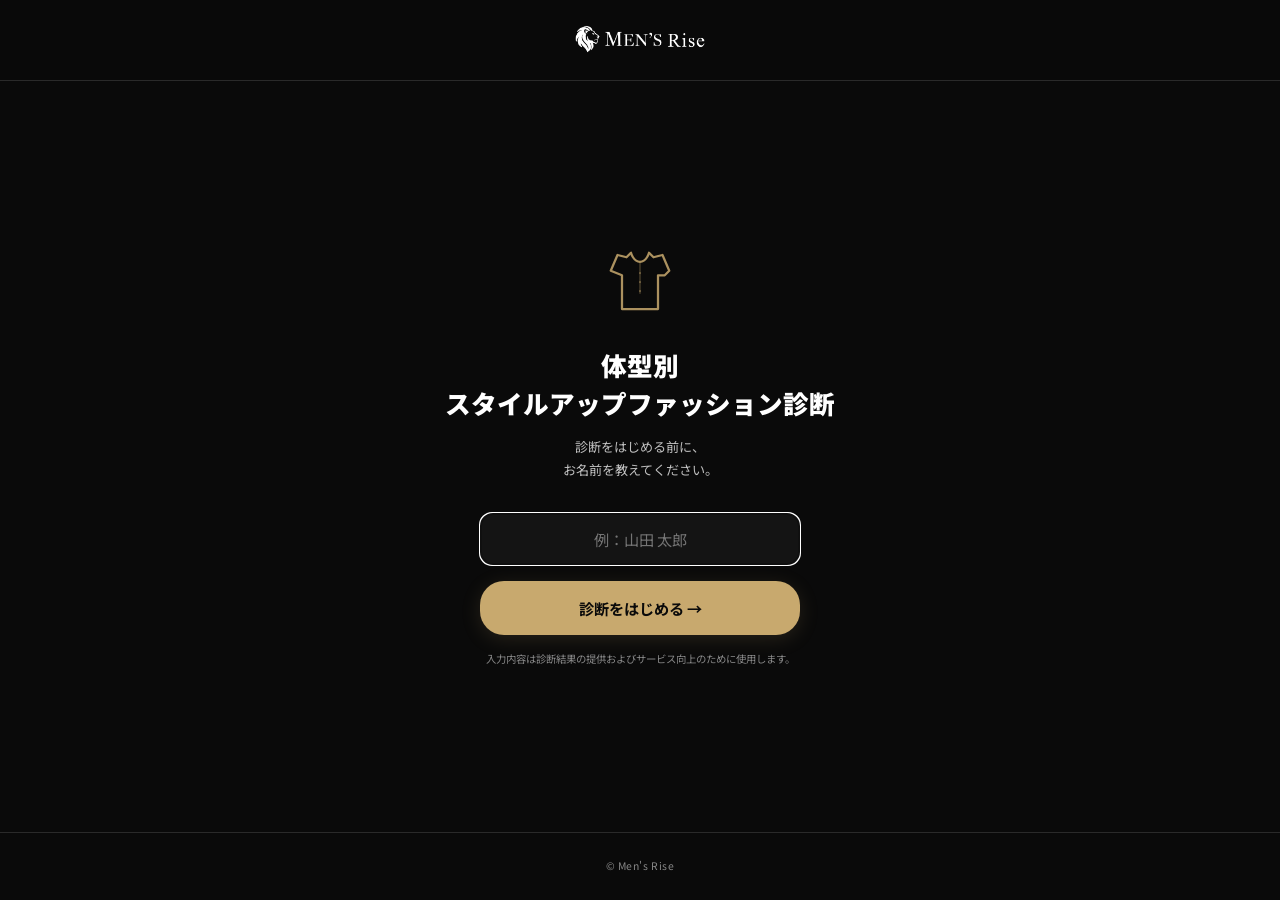
<file: shindan4-fashion.html>
<!DOCTYPE html>
<html lang="ja">
<head>
  <meta charset="UTF-8">
  <meta http-equiv="Cache-Control" content="no-cache, no-store, must-revalidate">
  <meta http-equiv="Pragma" content="no-cache">
  <meta http-equiv="Expires" content="0">
  <meta name="viewport" content="width=device-width, initial-scale=1.0">
  <title>ファッション診断 | Men's Rise</title>
  <meta name="description" content="あなたの体型に合わせた最適なコーデを提案します。6つの質問に答えるだけで、スタイルアップファッションを診断。">
  <link rel="stylesheet" href="css/style.css?v=202604230300">
</head>
<body>
  <div id="app"></div>

  <script src="js/config.js?v=202604230300"></script>
  <script src="js/database.js?v=202604230300"></script>
  <script src="js/cta-variants.js?v=202604230300"></script>
  <script src="js/icons.js?v=202604230300"></script>
  <script src="js/quiz-engine.js?v=202604230300"></script>
  <script>
    new QuizEngine({      diagnosisId: 'fashion',
      iconSvg: MR_ICONS.fashion,
      title: '体型別<br>スタイルアップファッション診断',
      description: 'あなたの体型に合わせた<br>最適なコーデを提案します',
      meta: '所要時間：約2分 ｜ 全7問',

      questions: [
        {
          id: 'height',
          text: '身長は？',
          options: [
            { label: '〜165cm', value: 'short' },
            { label: '165〜170cm', value: 'medium' },
            { label: '170cm〜', value: 'tall' }
          ]
        },
        {
          id: 'bodyType',
          text: '体型は？',
          options: [
            { label: '細身', value: 'slim' },
            { label: '普通', value: 'normal' },
            { label: 'ぽっちゃり', value: 'chubby' },
            { label: 'がっしり', value: 'muscular' }
          ]
        },
        {
          id: 'body',
          sharedKey: 'body',
          text: '身長・体重を教えてください',
          hint: 'コーデ提案の精度を上げるために使用します',
          type: 'number',
          fields: [
            { key: 'height', label: '身長', placeholder: '170', suffix: 'cm' },
            { key: 'weight', label: '体重', placeholder: '65', suffix: 'kg' }
          ]
        },
        {
          id: 'budget',
          text: '月のファッション予算は？',
          options: [
            { label: '5,000円以内', value: 'low' },
            { label: '1万円以内', value: 'mid' },
            { label: '3万円以内', value: 'high' },
            { label: 'こだわらない', value: 'unlimited' }
          ]
        },
        {
          id: 'season',
          text: '今の季節は？',
          hint: 'コーデ提案に使います',
          options: [
            { label: '春', value: 'spring' },
            { label: '夏', value: 'summer' },
            { label: '秋', value: 'autumn' },
            { label: '冬', value: 'winter' }
          ]
        },
        {
          id: 'style',
          text: '普段の服装は？',
          options: [
            { label: 'ほぼ考えてない', value: 'none' },
            { label: 'なんとなく選んでる', value: 'casual' },
            { label: 'ある程度こだわってる', value: 'conscious' }
          ]
        },
        {
          id: 'trouble',
          text: '何に一番困ってる？',
          options: [
            { label: '何買えばいいかわからない', value: 'what' },
            { label: '組み合わせがわからない', value: 'combine' },
            { label: 'サイズ感がわからない', value: 'size' },
            { label: 'ダサく見える', value: 'look' }
          ]
        }
      ],

      calcResult: function(answers) {
        var height = answers.height;
        var bodyType = answers.bodyType;
        var category;

        if (height === 'short' && (bodyType === 'slim' || bodyType === 'normal')) {
          category = 'short_slim';
        } else if (height === 'short' && (bodyType === 'chubby' || bodyType === 'muscular')) {
          category = 'short_big';
        } else if (height === 'medium') {
          category = 'medium_all';
        } else if (height === 'tall' && bodyType === 'slim') {
          category = 'tall_slim';
        } else if (height === 'tall' && (bodyType === 'normal' || bodyType === 'chubby' || bodyType === 'muscular')) {
          category = 'tall_normal';
        }

        return {
          category: category,
          season: answers.season,
          budget: answers.budget,
          trouble: answers.trouble,
          height: height,
          bodyType: bodyType
        };
      },

      renderResult: function(result, answers) {
        // --- Category data ---
        var categoryData = {
          short_slim: {
            type: '〜165cm × 細身〜普通',
            silhouette: 'I〜Yライン',
            keyItem: '短丈・身幅広めのシャツやブルゾン',
            reason: '腰位置を上げて足長効果、上半身にボリュームを足して華奢感を中和。',
            ng: '細身のアイテムで線の細さを強調すること。着丈の長い服。',
            fixedItems: '黒スラックス ＋ コインローファー（黒）',
            firstBuy: 'センタープレスのワイドストレートスラックス — 今のトレンド感＋足長効果'
          },
          short_big: {
            type: '〜165cm × ぽっちゃり〜がっしり',
            silhouette: 'Yライン',
            keyItem: 'リラックスフィットのテーラードジャケット（チャコール）',
            reason: 'ゆったりシルエットで体のラインを拾いにくい。Yライン作りも簡単。',
            ng: '薄手のニットやジャージ素材で体のラインを出すこと。過度なショート丈。',
            fixedItems: '黒スラックス ＋ コインローファー（黒）',
            firstBuy: 'リラックスフィットのテーラードジャケット — 体型カバー＋品格'
          },
          medium_all: {
            type: '165〜170cm × 全体型',
            silhouette: 'I〜Yライン',
            keyItem: 'ボックスシルエットのスウェット or レギュラーカラーコットンブロードシャツ',
            reason: '身幅広め・肩落ちで体のラインを気にせず着られる。ハリ素材で清潔感。',
            ng: 'トレンドにないロゴデザインやテーパードの強いパンツ。',
            fixedItems: '黒スラックス ＋ コインローファー（黒）',
            firstBuy: 'センタープレスのワイドストレートスラックス — トレンド感＋万能'
          },
          tall_slim: {
            type: '170cm〜 × 細身',
            silhouette: 'A〜Yライン',
            keyItem: 'バレルレッグ or カーブシルエットパンツ',
            reason: '曲線で立体感を作ることでシルエットに今っぽさをプラス。',
            ng: '細身のアイテムで作るIラインコーデ。丈が短い（8分丈以下）パンツ。',
            fixedItems: '黒スラックス ＋ コインローファー（黒）',
            firstBuy: 'バレルレッグパンツ — 体の線を拾わず今っぽいシルエット'
          },
          tall_normal: {
            type: '170cm〜 × 普通〜がっしり',
            silhouette: 'Yライン',
            keyItem: 'ロングコート（春なら薄手ベージュ系ステンカラーコート）',
            reason: '身長がある方は面積の大きいアイテムが映える。上質で品のあるアイテム。',
            ng: '上下オーバーサイズ。挑戦時は着丈短め＋暗め色。',
            fixedItems: '黒スラックス ＋ コインローファー（黒）',
            firstBuy: 'コインローファー（黒）— 上品さをプラスできる汎用性の高いアイテム'
          }
        };

        // --- Coordinate data ---
        var coordData = {
          short_slim: {
            spring: [
              { cat: 'アウター', name: '短丈コットンブレザー', color: 'ネイビー' },
              { cat: 'インナー', name: 'オックスフォードシャツ', color: '白' },
              { cat: 'ボトムス', name: '黒スラックス', color: '黒' },
              { cat: 'シューズ', name: 'コインローファー', color: '黒' }
            ],
            summer: [
              { cat: 'トップス', name: 'オーバーサイズ半袖BDシャツ', color: 'サックスブルー' },
              { cat: 'ボトムス', name: '黒スラックス', color: '黒' },
              { cat: 'シューズ', name: 'コインローファー', color: '黒' }
            ],
            autumn: [
              { cat: 'トップス', name: 'Vネックニットベスト', color: 'ベージュ' },
              { cat: 'インナー', name: 'オックスフォードシャツ', color: '白' },
              { cat: 'ボトムス', name: '黒スラックス', color: '黒' },
              { cat: 'シューズ', name: 'コインローファー', color: '黒' }
            ],
            winter: [
              { cat: 'アウター', name: 'MA-1フライトジャケット', color: 'カーキ' },
              { cat: 'インナー', name: 'ケーブルニット', color: 'クリーム' },
              { cat: 'ボトムス', name: '黒スラックス', color: '黒' },
              { cat: 'シューズ', name: 'コインローファー', color: '黒' }
            ]
          },
          short_big: {
            spring: [
              { cat: 'アウター', name: 'リラックスフィットテーラードジャケット', color: 'チャコール' },
              { cat: 'インナー', name: 'コットンブロードシャツ', color: '薄めのブルー' },
              { cat: 'ボトムス', name: '黒スラックス', color: '黒' },
              { cat: 'シューズ', name: 'コインローファー', color: '黒' }
            ],
            summer: [
              { cat: 'トップス', name: 'リネン混オープンカラーシャツ', color: 'ベージュ' },
              { cat: 'ボトムス', name: '黒スラックス', color: '黒' },
              { cat: 'シューズ', name: 'コインローファー', color: '黒' }
            ],
            autumn: [
              { cat: 'アウター', name: 'リラックスフィットテーラードジャケット', color: 'ダークネイビー' },
              { cat: 'インナー', name: 'Vネックニット', color: 'グレー' },
              { cat: 'ボトムス', name: '黒スラックス', color: '黒' },
              { cat: 'シューズ', name: 'コインローファー', color: '黒' }
            ],
            winter: [
              { cat: 'アウター', name: 'チェスターコート', color: 'ダークグレー' },
              { cat: 'インナー', name: 'ミドルゲージニット', color: 'ワインレッド' },
              { cat: 'ボトムス', name: '黒スラックス', color: '黒' },
              { cat: 'シューズ', name: 'コインローファー', color: '黒' }
            ]
          },
          medium_all: {
            spring: [
              { cat: 'トップス', name: 'レギュラーカラーコットンブロードシャツ', color: 'カーキ' },
              { cat: 'インナー', name: '白Tシャツ', color: '白' },
              { cat: 'ボトムス', name: '黒スラックス', color: '黒' },
              { cat: 'シューズ', name: 'コインローファー', color: '黒' }
            ],
            summer: [
              { cat: 'トップス', name: '半袖ワークシャツ', color: '薄めのブルー' },
              { cat: 'ボトムス', name: '黒スラックス', color: '黒' },
              { cat: 'シューズ', name: 'コインローファー', color: '黒' }
            ],
            autumn: [
              { cat: 'アウター', name: 'ミリタリージャケット', color: 'オリーブ' },
              { cat: 'インナー', name: 'ワッフルヘンリーネックT', color: '黒' },
              { cat: 'ボトムス', name: '黒スラックス', color: '黒' },
              { cat: 'シューズ', name: 'コインローファー', color: '黒' }
            ],
            winter: [
              { cat: 'トップス', name: 'Vネッククルーネックニット', color: 'ネイビー' },
              { cat: 'インナー', name: 'コットンブロードシャツ', color: '白' },
              { cat: 'ボトムス', name: '黒スラックス', color: '黒' },
              { cat: 'シューズ', name: 'コインローファー', color: '黒' }
            ]
          },
          tall_slim: {
            spring: [
              { cat: 'トップス', name: 'ボックスシルエットスウェット', color: '黒' },
              { cat: 'ボトムス', name: 'バレルレッグチノパンツ', color: 'ベージュ' },
              { cat: 'シューズ', name: 'コインローファー', color: '黒' }
            ],
            summer: [
              { cat: 'トップス', name: 'オーバーサイズ半袖BDシャツ', color: 'ベージュ' },
              { cat: 'ボトムス', name: 'カーブシルエットデニム', color: '紺' },
              { cat: 'シューズ', name: 'コインローファー', color: '黒' }
            ],
            autumn: [
              { cat: 'トップス', name: 'Vネックニット', color: 'ブラウン' },
              { cat: 'ボトムス', name: 'バレルレッグチノパンツ', color: 'ベージュ' },
              { cat: 'シューズ', name: 'コインローファー', color: '黒' }
            ],
            winter: [
              { cat: 'アウター', name: 'ダッフルコート', color: 'ブラウン' },
              { cat: 'インナー', name: 'ローゲージニット', color: 'カーキ' },
              { cat: 'ボトムス', name: '黒スラックス', color: '黒' },
              { cat: 'シューズ', name: 'コインローファー', color: '黒' }
            ]
          },
          tall_normal: {
            spring: [
              { cat: 'アウター', name: '薄手ステンカラーコート', color: 'ベージュ' },
              { cat: 'インナー', name: 'オックスフォードシャツ', color: '薄めのブルー' },
              { cat: 'ボトムス', name: '黒スラックス', color: '黒' },
              { cat: 'シューズ', name: 'コインローファー', color: '黒' }
            ],
            summer: [
              { cat: 'トップス', name: 'コットンブロードBDシャツ', color: '薄めのブルー' },
              { cat: 'ボトムス', name: '黒スラックス', color: '黒' },
              { cat: 'シューズ', name: 'コインローファー', color: '黒' }
            ],
            autumn: [
              { cat: 'アウター', name: 'ナイロンZIPジャケット', color: 'ブラウン' },
              { cat: 'インナー', name: 'Vネックニット', color: 'ネイビー' },
              { cat: 'ボトムス', name: '黒スラックス', color: '黒' },
              { cat: 'シューズ', name: 'コインローファー', color: '黒' }
            ],
            winter: [
              { cat: 'アウター', name: 'チェスターコート', color: 'ネイビー' },
              { cat: 'インナー', name: 'タートルネックニット', color: 'グレー' },
              { cat: 'ボトムス', name: '黒スラックス', color: '黒' },
              { cat: 'シューズ', name: 'コインローファー', color: '黒' }
            ]
          }
        };

        // --- Color mapping ---
        var colorMap = {
          '黒': '#1a1a1a',
          '白': '#ffffff',
          'ネイビー': '#1b2a4a',
          'ダークネイビー': '#0f1d33',
          'ベージュ': '#d4b896',
          'カーキ': '#5c6b4e',
          'オリーブ': '#5c6b4e',
          'グレー': '#808080',
          'ダークグレー': '#404040',
          'チャコール': '#333333',
          'ブラウン': '#6b4226',
          'クリーム': '#f5f0e1',
          'サックスブルー': '#6b9bc3',
          '薄めのブルー': '#7ba7cc',
          'ワインレッド': '#722f37',
          '紺': '#1b2a4a'
        };

        // --- Season labels ---
        var seasonLabels = {
          spring: '春コーデ',
          summer: '夏コーデ',
          autumn: '秋コーデ',
          winter: '冬コーデ'
        };

        // --- 原因（体型別）---
        var causeData = {
          short_slim: 'あなたは身長が低め＋体の厚みが少ないため、<strong>線が細く頼りなく見える</strong>のが主な課題。<br><br>正解は、<strong>上半身にボリュームを足して、下半身で縦のラインを作る</strong>こと。短丈・身幅広めのトップスで上を膨らませ、スラックスで縦を強調することで、視覚的に身長を高く＋バランスよく見せられます。',
          short_big: 'あなたは身長が低め＋体に厚みがあるため、<strong>全体がコンパクトに詰まって見える</strong>のが課題。<br><br>正解は、<strong>ゆったりしたシルエットで体のラインを拾わず、縦方向を強調する</strong>こと。リラックスフィットのジャケットや落ち着いた色使いで、大人っぽく引き締まった印象に変えられます。',
          medium_all: 'あなたは日本人男性の標準的な体型で、<strong>最もスタイリングの選択肢が多い</strong>恵まれたポジション。<br><br>スタンダードなサイジングが合うので、基本の形を押さえた上で<strong>シルエットと色使いでトレンド感を出す</strong>のが正解。ボックスシルエットやコットンブロードなど、素材感で差をつけられます。',
          tall_slim: 'あなたは身長があり細身のため、<strong>線が細く頼りない印象</strong>になりやすい。<br><br>正解は、<strong>曲線シルエットのパンツで下半身にボリューム</strong>を足すこと。バレルレッグやカーブシルエットで立体感を演出して、今っぽいスタイリッシュさを作れます。',
          tall_normal: 'あなたは身長を活かせる恵まれた体型。<strong>面積の大きいアイテム（ロングコート、ワイドシルエット）が映える</strong>のが最大の武器。<br><br>ただしオーバーサイズにしすぎると大柄な印象になりすぎるので、着丈や素材感で上品さをキープするのが正解です。'
        };

        // --- 3ヶ月後の変化イメージ ---
        var futureData = {
          short_slim: '線の細い頼りない印象から、バランスの取れたスタイリッシュな印象に。身長-5cmの人と比べて背が高く見える。',
          short_big: '詰まって見えた印象が、落ち着いた大人っぽい雰囲気に。体型コンプレックスが気にならなくなる。',
          medium_all: '「なんか変わったな」と周りに気づかれる段階。トレンド感があり、どこに行っても浮かない自然な洗練度。',
          tall_slim: '頼りなさが消えて、今っぽくスタイリッシュな印象に。ファッション好きと認識される。',
          tall_normal: '「大人の男」の風格。スーツが似合う土台が整い、ビジネスでもプライベートでも自信を持てる。'
        };

        var d = categoryData[result.category];
        var season = result.season;

        var html = '';

        // ───── ヘッダー ─────
        html += '<div class="result-header">';
        html += '<div class="result-label">YOUR STYLE TYPE</div>';
        html += '<div class="result-type">' + d.type + '</div>';
        html += '<div class="result-subtitle" style="font-family:inherit;">目指すシルエット： ' + d.silhouette + '</div>';
        html += '</div>';

        // ───── ① 原因カード ─────
        html += QuizEngine.resultCard(
          'CAUSE ─ あなたの体型とシルエットの関係',
          '<p style="line-height:1.85; font-family:inherit;">' + causeData[result.category] + '</p>'
        );

        // ───── ② 正解アクション 見出し ─────
        html += '<div style="text-align:center; margin:40px 0 20px;">'
              + '<div style="font-size:0.75rem; letter-spacing:0.2em; color:var(--gold); margin-bottom:6px;">ACTION</div>'
              + '<div style="font-size:1.1rem; font-weight:700; color:var(--white); font-family:inherit;">あなたの正解アクション</div>'
              + '<div style="width:40px; height:1px; background:var(--gold); margin:16px auto 0;"></div>'
              + '</div>';

        // 2-1. まず揃える固定アイテム
        html += QuizEngine.resultCard(
          '① まず揃える鉄板2点',
          '<p style="font-size:0.82rem; color:#ccc; margin-bottom:12px; font-family:inherit;">体型に関係なく、この2つを揃えれば足元からコーデが決まります。下半身を固定できるので、上はTシャツでも様になる。</p>'
          + '<div style="padding:14px; background:var(--bg-elevated); border-radius:8px; margin-bottom:10px;">'
          +   '<div style="display:flex; align-items:center; gap:8px; margin-bottom:6px;">'
          +     '<span style="display:inline-block; padding:3px 10px; background:rgba(200,169,110,0.15); color:var(--gold); border:1px solid var(--gold); border-radius:20px; font-size:0.7rem; font-weight:700; font-family:inherit;">ボトムス</span>'
          +   '</div>'
          +   '<div style="color:#fff; font-size:0.92rem; font-weight:700; margin-bottom:4px; font-family:inherit;">黒スラックス（センタープレス・ワイドストレート）</div>'
          +   '<div style="color:#c8c8c8; font-size:0.78rem; line-height:1.55; font-family:inherit;">ユニクロ or GUで2,000〜4,000円。センタープレスが入っていて、足のラインがまっすぐ見えるもの。</div>'
          + '</div>'
          + '<div style="padding:14px; background:var(--bg-elevated); border-radius:8px;">'
          +   '<div style="display:flex; align-items:center; gap:8px; margin-bottom:6px;">'
          +     '<span style="display:inline-block; padding:3px 10px; background:rgba(200,169,110,0.15); color:var(--gold); border:1px solid var(--gold); border-radius:20px; font-size:0.7rem; font-weight:700; font-family:inherit;">シューズ</span>'
          +   '</div>'
          +   '<div style="color:#fff; font-size:0.92rem; font-weight:700; margin-bottom:4px; font-family:inherit;">コインローファー（黒）</div>'
          +   '<div style="color:#c8c8c8; font-size:0.78rem; line-height:1.55; font-family:inherit;">ABCマート or ミハマ で5,000〜8,000円。上品さをワンランク上げる汎用性の高い1足。</div>'
          + '</div>'
        );

        // 2-2. あなたの体型の最初の1着
        html += QuizEngine.resultCard(
          '② あなたの体型で最初に買うべき1着',
          '<p style="font-size:0.82rem; color:#ccc; margin-bottom:12px; font-family:inherit;">鉄板2点を揃えたら、次はこれ。体型の課題を一発で解決してくれる1着です。</p>'
          + '<div style="padding:16px; background:var(--bg-elevated); border-radius:8px; border-left:3px solid var(--gold);">'
          +   '<div style="color:var(--gold); font-size:0.7rem; letter-spacing:0.1em; margin-bottom:6px; font-family:inherit;">KEY ITEM</div>'
          +   '<div style="color:#fff; font-size:1rem; font-weight:700; margin-bottom:8px; font-family:inherit;">' + d.keyItem + '</div>'
          +   '<div style="color:#ddd; font-size:0.82rem; line-height:1.7; font-family:inherit;">' + d.reason + '</div>'
          + '</div>'
        );

        // 2-3. 今季のコーデ例
        var coords = coordData[result.category][season];
        if (coords) {
          var coordHtml = '<p style="font-size:0.82rem; color:#ccc; margin-bottom:14px; font-family:inherit;">今の季節にそのまま真似できるコーデ例。ユニクロや無印で大体揃います。</p>';
          coordHtml += '<div class="coord-visual" style="margin:0;">';
          coordHtml += '<div class="coord-visual-header"><span class="coord-visual-title">' + seasonLabels[season] + '</span><span class="coord-visual-label">Pattern A</span></div>';
          coordHtml += '<div class="coord-stack">';
          for (var i = 0; i < coords.length; i++) {
            var item = coords[i];
            var dotColor = colorMap[item.color] || '#555';
            coordHtml += '<div class="coord-layer">';
            coordHtml += '<span class="coord-layer-tag">' + item.cat + '</span>';
            coordHtml += '<span class="coord-layer-name">' + item.name + '</span>';
            coordHtml += '<span class="coord-layer-swatch" style="background:' + dotColor + ';"></span>';
            coordHtml += '<span class="coord-layer-color-name">' + item.color + '</span>';
            coordHtml += '</div>';
          }
          coordHtml += '</div>';
          coordHtml += '<div class="coord-visual-note">※ 固定アイテム：黒スラックス ＋ コインローファー（黒）</div>';
          coordHtml += '</div>';
          html += QuizEngine.resultCard('③ 今季のコーデ例', coordHtml);
        }

        // 2-4. 買い物の優先順位リスト
        html += QuizEngine.resultCard(
          '④ 予算別ショッピングリスト',
          '<p style="font-size:0.82rem; color:#ccc; margin-bottom:14px; font-family:inherit;">この順番で揃えれば、買い物で迷わない。ユニクロ中心で1万円台からスタート可能。</p>'
          + '<div style="padding:12px 14px; background:var(--bg-elevated); border-radius:8px; margin-bottom:10px; border-left:3px solid var(--gold);">'
          +   '<div style="color:var(--gold); font-weight:700; font-size:0.82rem; margin-bottom:6px; font-family:inherit;">STEP 1（まず揃える）</div>'
          +   '<ul style="font-size:0.82rem; color:#e8e8e8; line-height:1.75; padding-left:18px; margin:0; font-family:inherit;">'
          +     '<li>黒スラックス（ユニクロ or GU「センタープレスワイドストレート」2,000〜4,000円）</li>'
          +     '<li>コインローファー（ABCマート or ミハマ 5,000〜8,000円）</li>'
          +   '</ul>'
          + '</div>'
          + '<div style="padding:12px 14px; background:var(--bg-elevated); border-radius:8px; margin-bottom:10px; border-left:3px solid var(--gold); opacity:0.9;">'
          +   '<div style="color:var(--gold); font-weight:700; font-size:0.82rem; margin-bottom:6px; font-family:inherit;">STEP 2（次に揃える）</div>'
          +   '<ul style="font-size:0.82rem; color:#e8e8e8; line-height:1.75; padding-left:18px; margin:0; font-family:inherit;">'
          +     '<li>白無地Tシャツ（ユニクロ「U」クルーネック 1,500円）</li>'
          +     '<li>オックスフォードシャツ（ユニクロ 2,990円）</li>'
          +   '</ul>'
          + '</div>'
          + '<div style="padding:12px 14px; background:var(--bg-elevated); border-radius:8px; border-left:3px solid var(--gold); opacity:0.8;">'
          +   '<div style="color:var(--gold); font-weight:700; font-size:0.82rem; margin-bottom:6px; font-family:inherit;">STEP 3（慣れてから）</div>'
          +   '<ul style="font-size:0.82rem; color:#e8e8e8; line-height:1.75; padding-left:18px; margin:0; font-family:inherit;">'
          +     '<li>' + d.keyItem + '（あなたの体型専用のキーアイテム）</li>'
          +   '</ul>'
          + '</div>'
        );

        // ───── オプション ─────
        html += '<div style="text-align:center; margin:48px 0 20px;">'
              + '<div style="width:40px; height:1px; background:var(--border); margin:0 auto 16px;"></div>'
              + '<div style="font-size:0.68rem; letter-spacing:0.2em; color:#777; font-family:inherit;">OPTIONAL — もっと詳しく</div>'
              + '</div>';

        // NG
        html += QuizEngine.resultCard(
          'NG ─ 避けたいこと',
          '<ul style="list-style:none; padding:0; margin:0; font-family:inherit;">'
          + '<li style="color:#ddd; font-size:0.85rem; padding:6px 0; padding-left:20px; position:relative; font-family:inherit;"><span style="position:absolute; left:0; color:#e74c3c;">✗</span>' + d.ng + '</li>'
          + '<li style="color:#ddd; font-size:0.85rem; padding:6px 0; padding-left:20px; position:relative; font-family:inherit;"><span style="position:absolute; left:0; color:#e74c3c;">✗</span>毎シーズンすべて新調する（軸のアイテムを長く使う方が◎）</li>'
          + '<li style="color:#ddd; font-size:0.85rem; padding:6px 0; padding-left:20px; position:relative; font-family:inherit;"><span style="position:absolute; left:0; color:#e74c3c;">✗</span>「ブランド」で選ぶ（シルエットと色で選ぶのが鉄則）</li>'
          + '<li style="color:#ddd; font-size:0.85rem; padding:6px 0; padding-left:20px; position:relative; font-family:inherit;"><span style="position:absolute; left:0; color:#e74c3c;">✗</span>サイズ直しをしない（既製品は99%合っていない）</li>'
          + '</ul>'
        );

        // 3ヶ月後
        html += QuizEngine.resultCard(
          'VISION ─ 3ヶ月後のあなた',
          '<p style="color:#e8e8e8; line-height:1.85; font-family:inherit;">' + futureData[result.category] + '</p>'
        );

        return html;
      }
    });
  </script>
</body>
</html>
</file>
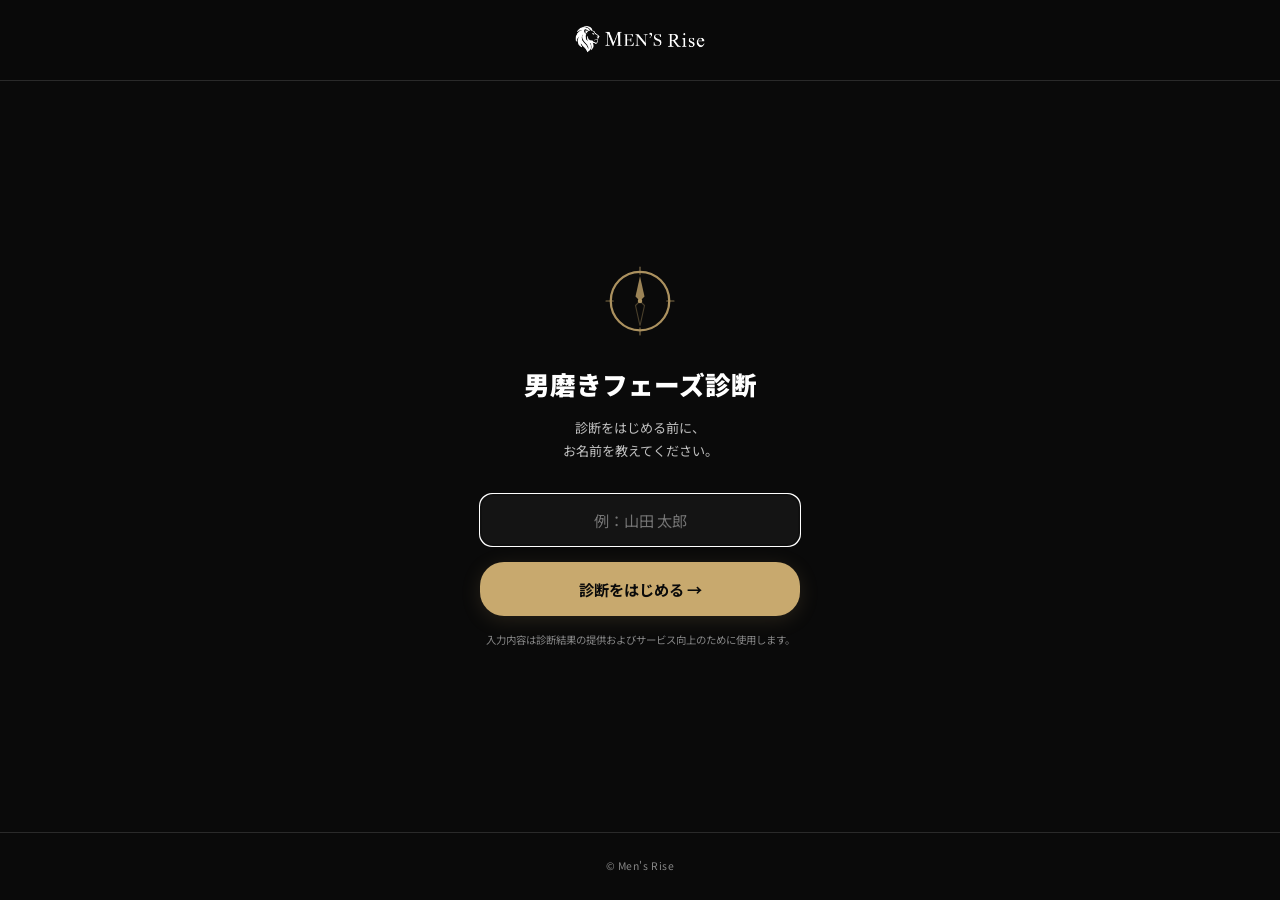
<file: shindan5-phase.html>
<!DOCTYPE html>
<html lang="ja">
<head>
  <meta charset="UTF-8">
  <meta http-equiv="Cache-Control" content="no-cache, no-store, must-revalidate">
  <meta http-equiv="Pragma" content="no-cache">
  <meta http-equiv="Expires" content="0">
  <meta name="viewport" content="width=device-width, initial-scale=1.0">
  <title>男磨きフェーズ診断 | Men's Rise</title>
  <meta name="description" content="今のあなたのフェーズと次にやるべき診断がわかる。8つの質問で最適な次の一手を診断します。">
  <link rel="stylesheet" href="css/style.css?v=202604230300">
</head>
<body>
  <div id="app"></div>

  <script src="js/config.js?v=202604230300"></script>
  <script src="js/database.js?v=202604230300"></script>
  <script src="js/cta-variants.js?v=202604230300"></script>
  <script src="js/icons.js?v=202604230300"></script>
  <script src="js/quiz-engine.js?v=202604230300"></script>
  <script>
    new QuizEngine({
      diagnosisId: 'phase',
      iconSvg: MR_ICONS.phase,
      title: '男磨きフェーズ診断',
      description: '今のあなたのフェーズと、次にやるべき診断がわかる。<br>8つの質問で最適な一手を見つけよう。',
      meta: '所要時間：約1分 ｜ 全8問',

      questions: [
        {
          id: 'age',
          sharedKey: 'age',
          text: '年齢を教えてください',
          type: 'number',
          fields: [
            { key: 'age', label: '', placeholder: '25', suffix: '歳' }
          ]
        },
        {
          id: 'budget',
          text: '毎月、男磨きにかけている予算は？',
          options: [
            { label: '3,000円以内', value: 'minimal' },
            { label: '3,000〜10,000円', value: 'low' },
            { label: '10,000〜30,000円', value: 'mid' },
            { label: '30,000円以上', value: 'high' }
          ]
        },
        {
          id: 'history',
          text: '男磨き歴はどれくらい？',
          options: [
            { label: 'これから始める', value: 'beginner' },
            { label: '半年未満', value: 'half' },
            { label: '半年〜1年', value: 'oneyear' },
            { label: '1年以上', value: 'veteran' }
          ]
        },
        {
          id: 'worry',
          text: '今の一番の悩みは？',
          options: [
            { label: '外見に自信がない', value: 'looks' },
            { label: '女性と話せない', value: 'communication' },
            { label: '何から始めていいかわからない', value: 'lost' },
            { label: 'やってるのに変わらない', value: 'plateau' }
          ]
        },
        {
          id: 'habit',
          text: '毎日続けてる習慣はある？',
          hint: '当てはまるものを全て選んでください',
          type: 'multi-select',
          maxSelect: 6,
          options: [
            { label: '筋トレ', value: 'gym' },
            { label: 'スキンケア', value: 'skin' },
            { label: '食事管理', value: 'diet' },
            { label: '読書', value: 'reading' },
            { label: 'ジャーナリング・瞑想', value: 'journal' },
            { label: '特にない', value: 'none' }
          ]
        },
        {
          id: 'confidence',
          text: '自分に自信はある？',
          options: [
            { label: '全然ない', value: 'zero' },
            { label: '少しだけ', value: 'little' },
            { label: 'まあまあ', value: 'moderate' },
            { label: 'ある', value: 'yes' }
          ]
        },
        {
          id: 'peers',
          text: '周りに男磨きしてる仲間は？',
          options: [
            { label: 'いない', value: 'none' },
            { label: '1〜2人', value: 'few' },
            { label: 'いる', value: 'yes' }
          ]
        },
        {
          id: 'change',
          text: '今の生活で一番変えたいことは？',
          options: [
            { label: '見た目', value: 'looks' },
            { label: '恋愛', value: 'love' },
            { label: '人間関係', value: 'relations' },
            { label: '仕事', value: 'work' },
            { label: '全部', value: 'all' }
          ]
        }
      ],

      calcResult: function(answers) {
        var history = answers.history;
        var worry = answers.worry;
        var confidence = answers.confidence;
        var peers = answers.peers;
        var habitArr = Array.isArray(answers.habit) ? answers.habit : (answers.habit ? [answers.habit] : []);
        var hasHabit = habitArr.length > 0 && habitArr.indexOf('none') < 0;

        // Phase判定（旧ロジック踏襲）
        var phase = 2;
        if (history === 'beginner' &&
            (worry === 'lost' || worry === 'looks') &&
            (confidence === 'zero' || confidence === 'little') &&
            !hasHabit) {
          phase = 1;
        } else if ((history === 'beginner' || history === 'half') &&
            hasHabit &&
            (confidence === 'little' || confidence === 'moderate')) {
          phase = 2;
        } else if ((history === 'half' || history === 'oneyear') &&
            worry === 'plateau' &&
            confidence === 'moderate') {
          phase = 3;
        } else if ((history === 'oneyear' || history === 'veteran') &&
            worry === 'plateau' &&
            (confidence === 'zero' || confidence === 'little')) {
          phase = 4;
        } else if (history === 'veteran' &&
            (confidence === 'moderate' || confidence === 'yes') &&
            peers === 'yes') {
          phase = 5;
        } else if (history === 'beginner') {
          phase = 1;
        } else if (history === 'half') {
          phase = 2;
        } else if (history === 'oneyear') {
          phase = (worry === 'plateau')
            ? ((confidence === 'moderate' || confidence === 'yes') ? 3 : 4)
            : 2;
        } else if (history === 'veteran') {
          phase = (confidence === 'moderate' || confidence === 'yes') ? 5 : 4;
        }

        return {
          phase: phase,
          profile: {
            history: history, worry: worry,
            change: answers.change, confidence: confidence,
            budget: answers.budget, peers: peers,
            hasHabit: hasHabit, habitArr: habitArr,
            age: answers.age
          }
        };
      },

      renderResult: function(result, answers) {
        var phase = result.phase;
        var p = result.profile;

        var PHASE_DATA = {
          1: {
            label: '① なんかモテたい期',
            feature: '漠然とした不満があるけど、何から始めていいかわからない。',
            message: 'まず外見の1つを変えてみよう。眉毛か黒パンツから。そこから全部が始まる。',
            recs: [
              { key:'hada', label:'肌質診断', to:'shindan2-hada.html', reason:'最初の成功体験を作りやすい。パッと変わる。' },
              { key:'kintore', label:'筋トレ診断', to:'shindan1-kintore.html', reason:'体が変われば自信が変わる。基礎の土台。' }
            ]
          },
          2: {
            label: '② 外見改造期',
            feature: '服・髪・肌に目覚め始めた段階。今が一番伸びる時期。',
            message: '他の診断を全部やって、自分専用のロードマップを作ってみよう。',
            recs: [
              { key:'fashion', label:'ファッション診断', to:'shindan4-fashion.html', reason:'外見改造期は服でシルエットが激変する。最も効果が出やすい。' },
              { key:'kamigata', label:'髪型診断', to:'shindan3-kamigata.html', reason:'顔型に合った髪型に変えるだけで印象が一気に変わる。' }
            ]
          },
          3: {
            label: '③ テクニック収集期',
            feature: '知識は増えたが空回りしている。',
            message: '情報はもう十分。足りないのは実践と環境。行動量を増やす仕組みを作ろう。',
            recs: [
              { key:'kintore', label:'筋トレ診断', to:'shindan1-kintore.html', reason:'頭で考えるより体を動かす。数値目標が行動を引き出す。' }
            ]
          },
          4: {
            label: '④ 自信迷子期',
            feature: 'やってるのに変わらない。外見は変わったが自信がない。',
            message: '外見は土台。次は"在り方"。自分との約束を守る習慣を始めてみよう。',
            recs: [
              { key:'kintore', label:'筋トレ診断', to:'shindan1-kintore.html', reason:'自信の土台は身体。小さな達成（重量更新・体重変化）が効く。' }
            ]
          },
          5: {
            label: '⑤ 本質到達期',
            feature: '自分軸で動けている。言うことなし。',
            message: '目の前のやるべきことを、ひとつずつ積み上げていこう。',
            recs: [
              { key:'kintore', label:'筋トレ診断', to:'shindan1-kintore.html', reason:'現状維持を脱するには新しい負荷を。数値目標を再設定しよう。' }
            ]
          }
        };
        var d = PHASE_DATA[phase];

        var HISTORY_LABEL = { beginner:'これから始める', half:'半年未満', oneyear:'半年〜1年', veteran:'1年以上' };
        var WORRY_LABEL = { looks:'外見に自信がない', communication:'女性と話せない', lost:'何から始めていいか', plateau:'やってるのに変わらない' };
        var CHANGE_LABEL = { looks:'見た目', love:'恋愛', relations:'人間関係', work:'仕事', all:'全部' };
        var CONF_LABEL = { zero:'全然ない', little:'少しだけ', moderate:'まあまあ', yes:'ある' };
        var BUDGET_LABEL = { minimal:'3,000円以内', low:'3,000〜10,000円', mid:'10,000〜30,000円', high:'30,000円以上' };
        var PEERS_LABEL = { none:'いない', few:'1〜2人', yes:'いる' };
        var HABIT_LABEL = { gym:'筋トレ', skin:'スキンケア', diet:'食事管理', reading:'読書', journal:'ジャーナリング・瞑想', none:'特にない' };

        var habitText;
        if (p.habitArr.length === 0) habitText = '（回答なし）';
        else if (p.habitArr.indexOf('none') >= 0) habitText = 'まだない';
        else habitText = p.habitArr.map(function(v) { return HABIT_LABEL[v] || v; }).join('・');

        var html = '';

        // Result header - フェーズ表示
        html += '<div class="result-header">';
        html += '<div class="result-label">YOUR PHASE</div>';
        html += '<div class="result-type">' + d.label + '</div>';
        html += '</div>';

        // フェーズ説明カード
        html += QuizEngine.resultCard('今のあなたのフェーズ', d.feature);

        // メッセージハイライト
        html += '<div class="result-highlight">' + d.message + '</div>';

        // 最適な次の診断（メインアウトプット）
        var recsHtml = '<p style="color:#ccc; font-size:0.84rem; margin-bottom:14px;">' + d.label + 'のあなたに必要なのは、この診断。タップしてすぐ受けよう。</p>';
        d.recs.forEach(function(r, i) {
          var rank = (d.recs.length > 1) ? (i === 0 ? '【最優先】' : '【次に】') : '【おすすめ】';
          recsHtml += ''
            + '<a href="' + r.to + '" style="display:block; padding:16px 18px; background:var(--bg-elevated); border:1px solid var(--gold); border-radius:var(--radius-md); text-decoration:none; margin-bottom:10px;">'
            +   '<div style="display:flex; justify-content:space-between; align-items:center; margin-bottom:6px;">'
            +     '<span style="color:var(--gold); font-size:1rem; font-weight:700;">'
            +       rank + r.label
            +     '</span>'
            +     '<span style="color:var(--gold); font-size:0.78rem;">受ける →</span>'
            +   '</div>'
            +   '<div style="color:#e0e0e0; font-size:0.78rem; line-height:1.6;">' + r.reason + '</div>'
            + '</a>';
        });
        html += QuizEngine.resultCard('次にやるべき診断', recsHtml);

        // プロファイル要約
        var profileBody = '<div style="display:grid; gap:10px;">';
        var rows = [
          ['男磨き歴',     HISTORY_LABEL[p.history] || '-'],
          ['今の一番の悩み', WORRY_LABEL[p.worry] || '-'],
          ['変えたい領域', CHANGE_LABEL[p.change] || '-'],
          ['今の自信',     CONF_LABEL[p.confidence] || '-'],
          ['月の予算感',   BUDGET_LABEL[p.budget] || '-'],
          ['続けてる習慣', habitText],
          ['周りの仲間',   PEERS_LABEL[p.peers] || '-']
        ];
        rows.forEach(function(r) {
          profileBody += '<div style="display:flex; gap:14px; padding:10px 12px; background:var(--bg-elevated); border-radius:8px; font-size:0.82rem;">'
            + '<span style="min-width:96px; color:var(--text-muted); font-size:0.74rem; letter-spacing:0.04em;">' + r[0] + '</span>'
            + '<span style="color:#f0f0f0; flex:1; line-height:1.5;">' + r[1] + '</span>'
            + '</div>';
        });
        profileBody += '</div>';
        html += QuizEngine.resultCard('あなたの現状サマリー', profileBody);

        return html;
      }
    });
  </script>
</body>
</html>
</file>
<file: css/style.css>
/* ========================================
   Men's Rise 診断ツール - 共通スタイル
   ブランドコピー：「強く、華やかに。」
   トンマナ：ダーク×スタイリッシュ×洗練
   ======================================== */

@import url('https://fonts.googleapis.com/css2?family=Noto+Sans+JP:wght@300;400;500;600;700;900&family=Cormorant+Garamond:wght@400;500;600;700&display=swap');

:root {
  --white: #ffffff;
  --bg: #0a0a0a;
  --bg-card: #141414;
  --bg-card-hover: #1a1a1a;
  --bg-elevated: #1e1e1e;
  --text: #f5f5f5;
  --text-secondary: #c0c0c0;
  --text-muted: #888888;
  --gold: #c8a96e;
  --gold-light: #dfc28f;
  --gold-dark: #a88c4f;
  --border: #2a2a2a;
  --border-light: #333333;
  --line-green: #06C755;
  --line-green-hover: #05b34c;
  --success: #06C755;
  --shadow-sm: 0 1px 3px rgba(0,0,0,0.3);
  --shadow-md: 0 4px 16px rgba(0,0,0,0.4);
  --shadow-lg: 0 8px 32px rgba(0,0,0,0.5);
  --shadow-gold: 0 4px 20px rgba(200,169,110,0.15);
  --radius-sm: 8px;
  --radius-md: 12px;
  --radius-lg: 16px;
  --radius-xl: 24px;
  --transition: all 0.3s cubic-bezier(0.4, 0, 0.2, 1);
  --font-serif: 'Cormorant Garamond', 'Georgia', serif;
  --font-sans: 'Noto Sans JP', -apple-system, BlinkMacSystemFont, 'Segoe UI', sans-serif;
}

* {
  margin: 0;
  padding: 0;
  box-sizing: border-box;
}

html {
  font-size: 16px;
  -webkit-text-size-adjust: 100%;
}

body {
  font-family: var(--font-sans);
  background: var(--bg);
  color: var(--text);
  line-height: 1.8;
  min-height: 100dvh;
  -webkit-font-smoothing: antialiased;
  /* 日本語の改行を自然に：単語（フレーズ）の途中で切らない */
  word-break: auto-phrase;
  overflow-wrap: break-word;
  line-break: strict;
}

/* auto-phrase 非対応ブラウザ用のフォールバック */
@supports not (word-break: auto-phrase) {
  body { word-break: normal; }
  .question-text,
  .result-card-body,
  .cta-education-body,
  .start-title,
  .start-desc,
  .top-copy,
  .result-type,
  p, li {
    word-break: normal;
    overflow-wrap: break-word;
    line-break: strict;
  }
}

/* ======== レイアウト ======== */
.container {
  max-width: 480px;
  margin: 0 auto;
  padding: 0 20px;
}

.page-wrapper {
  min-height: 100dvh;
  display: flex;
  flex-direction: column;
}

/* ======== ヘッダー ======== */
.header {
  background: rgba(10,10,10,0.95);
  backdrop-filter: blur(12px);
  -webkit-backdrop-filter: blur(12px);
  border-bottom: 1px solid var(--border);
  padding: 12px 0;
  position: sticky;
  top: 0;
  z-index: 100;
}

.header-inner {
  display: flex;
  align-items: center;
  justify-content: center;
  gap: 10px;
}

.header-logo-img {
  height: 140px;
  width: auto;
  object-fit: contain;
  margin: -42px 0;
}

.header-logo {
  font-family: var(--font-serif);
  font-size: 0.95rem;
  font-weight: 600;
  letter-spacing: 0.08em;
  color: var(--white);
}

.header-sub {
  font-size: 0.6rem;
  color: var(--gold);
  letter-spacing: 0.15em;
  font-weight: 500;
}

.header-divider {
  width: 1px;
  height: 14px;
  background: var(--border-light);
}

/* ======== プログレスバー ======== */
.progress-wrapper {
  background: rgba(10,10,10,0.95);
  backdrop-filter: blur(12px);
  padding: 10px 0 14px;
  border-bottom: 1px solid var(--border);
}

.progress-info {
  display: flex;
  justify-content: space-between;
  align-items: center;
  margin-bottom: 8px;
}

.progress-label {
  font-size: 0.7rem;
  font-weight: 500;
  color: var(--text-muted);
  letter-spacing: 0.05em;
}

.progress-count {
  font-size: 0.72rem;
  font-weight: 700;
  color: var(--gold);
  letter-spacing: 0.04em;
}

.progress-bar {
  width: 100%;
  height: 3px;
  background: var(--border);
  border-radius: 2px;
  overflow: hidden;
}

.progress-fill {
  height: 100%;
  background: linear-gradient(90deg, var(--gold-dark), var(--gold-light));
  border-radius: 2px;
  transition: width 0.5s cubic-bezier(0.4, 0, 0.2, 1);
  width: 0%;
}

/* ======== クイズ画面 ======== */
.quiz-section {
  flex: 1;
  display: flex;
  flex-direction: column;
  padding: 36px 0 48px;
}

.question-card {
  opacity: 0;
  transform: translateY(20px);
  animation: fadeInUp 0.5s ease forwards;
}

@keyframes fadeInUp {
  to { opacity: 1; transform: translateY(0); }
}

@keyframes fadeOutUp {
  from { opacity: 1; transform: translateY(0); }
  to { opacity: 0; transform: translateY(-20px); }
}

@keyframes fadeOutDown {
  from { opacity: 1; transform: translateY(0); }
  to { opacity: 0; transform: translateY(20px); }
}

/* ======== 戻るボタン ======== */
.back-btn {
  display: inline-flex;
  align-items: center;
  gap: 4px;
  background: none;
  border: none;
  color: var(--text-muted);
  font-family: inherit;
  font-size: 0.72rem;
  font-weight: 500;
  cursor: pointer;
  padding: 4px 0;
  transition: var(--transition);
  -webkit-tap-highlight-color: transparent;
}

.back-btn:hover {
  color: var(--gold);
}

.back-btn svg {
  flex-shrink: 0;
}

.question-number {
  display: inline-flex;
  align-items: center;
  justify-content: center;
  width: 28px;
  height: 28px;
  background: transparent;
  border: 1.5px solid var(--gold);
  color: var(--gold);
  border-radius: 50%;
  font-size: 0.75rem;
  font-weight: 700;
  margin-bottom: 16px;
}

.question-text {
  font-size: 1.15rem;
  font-weight: 700;
  line-height: 1.6;
  margin-bottom: 8px;
  color: var(--white);
}

.question-hint {
  font-size: 0.78rem;
  color: var(--text-muted);
  margin-bottom: 28px;
  line-height: 1.6;
}

.question-illustration {
  background: var(--bg-card);
  border: 1px solid var(--border);
  border-radius: var(--radius-md);
  padding: 20px 16px;
  margin-bottom: 24px;
  color: var(--gold);
}

.question-illustration svg {
  width: 100%;
  height: auto;
  max-width: 420px;
  display: block;
  margin: 0 auto;
}

/* ======== 選択肢ボタン ======== */
.options-list {
  display: flex;
  flex-direction: column;
  gap: 10px;
}

.option-btn {
  display: flex;
  align-items: center;
  gap: 14px;
  width: 100%;
  padding: 16px 18px;
  background: var(--bg-card);
  border: 1px solid var(--border);
  border-radius: var(--radius-md);
  cursor: pointer;
  transition: var(--transition);
  text-align: left;
  font-family: inherit;
  font-size: 0.88rem;
  font-weight: 500;
  color: var(--text);
  line-height: 1.5;
  -webkit-tap-highlight-color: transparent;
}

/* ホバー効果は最小限に（選択済みに見えないよう控えめに） */
@media (hover: hover) and (pointer: fine) {
  .option-btn:hover {
    background: var(--bg-card-hover);
  }
}

.option-btn:focus,
.option-btn:focus-visible { outline: none; }

.option-btn:active {
  transform: scale(0.98);
}

.option-btn.selected {
  border-color: var(--gold);
  background: var(--gold);
  color: var(--bg);
}

.option-icon {
  display: flex;
  align-items: center;
  justify-content: center;
  width: 24px;
  height: 24px;
  border-radius: 50%;
  border: 1.5px solid var(--border-light);
  flex-shrink: 0;
  transition: var(--transition);
  font-size: 0.7rem;
  font-weight: 700;
  color: var(--text-muted);
}

.option-btn.selected .option-icon {
  border-color: var(--bg);
  background: var(--bg);
  color: var(--gold);
}

/* ホバー時のアイコン色変更は無効化（選択と区別） */

.option-btn.multi .option-icon {
  border-radius: 4px;
}

/* ======== アイコン付き選択肢 ======== */
.icon-choice-list .option-btn {
  padding: 14px 16px;
  min-height: 76px;
}

.option-choice-icon {
  width: 48px;
  height: 48px;
  display: flex;
  align-items: center;
  justify-content: center;
  color: var(--gold);
  flex-shrink: 0;
}

.option-choice-icon svg {
  width: 100%;
  height: 100%;
}

.option-choice-label {
  display: flex;
  flex-direction: column;
  gap: 2px;
  flex: 1;
}

.option-choice-title {
  font-size: 0.92rem;
  font-weight: 700;
  color: var(--white);
}

.option-choice-desc {
  font-size: 0.7rem;
  color: var(--text-muted);
  line-height: 1.5;
}

.option-btn.selected .option-choice-icon { color: var(--bg); }
.option-btn.selected .option-choice-title { color: var(--bg); }
.option-btn.selected .option-choice-desc { color: rgba(10,10,10,0.7); }

/* ======== 画像付き選択肢 ======== */
.image-choice-grid {
  display: grid;
  grid-template-columns: 1fr 1fr;
  gap: 12px;
}

.image-choice-btn {
  background: var(--bg-card);
  border: 1px solid var(--border);
  border-radius: var(--radius-md);
  padding: 0;
  cursor: pointer;
  transition: var(--transition);
  font-family: inherit;
  overflow: hidden;
  text-align: center;
  display: flex;
  flex-direction: column;
  -webkit-tap-highlight-color: transparent;
}

.image-choice-btn:active { transform: scale(0.98); }

@media (hover: hover) {
  .image-choice-btn:hover {
    border-color: var(--gold);
    box-shadow: var(--shadow-gold);
  }
}

.image-choice-btn.selected {
  border-color: var(--gold);
  border-width: 2px;
  box-shadow: var(--shadow-gold);
}

.image-choice-img {
  width: 100%;
  aspect-ratio: 3/4;
  background-size: cover;
  background-position: center top;
  background-color: var(--bg-elevated);
}

.image-choice-label {
  padding: 10px 8px 4px;
  font-size: 0.85rem;
  font-weight: 700;
  color: var(--white);
}

.image-choice-desc {
  padding: 0 8px 12px;
  font-size: 0.68rem;
  color: var(--text-muted);
  line-height: 1.5;
}

/* ======== サブ質問 ======== */
.sub-questions {
  display: flex;
  flex-direction: column;
  gap: 14px;
}

.sub-question {
  background: var(--bg-card);
  border: 1px solid var(--border);
  border-radius: var(--radius-md);
  padding: 16px;
}

.sub-question-label {
  font-size: 0.78rem;
  font-weight: 600;
  color: var(--text-secondary);
  margin-bottom: 10px;
}

.sub-options {
  display: flex;
  gap: 8px;
}

.sub-option-btn {
  flex: 1;
  padding: 10px 8px;
  background: var(--bg-elevated);
  border: 1.5px solid var(--border);
  border-radius: var(--radius-sm);
  cursor: pointer;
  font-family: inherit;
  font-size: 0.78rem;
  font-weight: 500;
  color: var(--text);
  text-align: center;
  transition: var(--transition);
  -webkit-tap-highlight-color: transparent;
}

@media (hover: hover) and (pointer: fine) {
  .sub-option-btn:hover {
    background: var(--bg-card);
  }
}
.sub-option-btn:focus,
.sub-option-btn:focus-visible { outline: none; }

.sub-option-btn.selected {
  border-color: var(--gold);
  background: var(--gold);
  color: var(--bg);
}

/* ======== 結果画面 ======== */
.result-section {
  padding: 36px 0 60px;
  animation: fadeInUp 0.6s ease forwards;
}

.result-header {
  text-align: center;
  margin-bottom: 36px;
  padding-bottom: 24px;
  border-bottom: 1px solid var(--border);
}

.result-label {
  font-size: 0.68rem;
  font-weight: 700;
  letter-spacing: 0.25em;
  color: var(--gold);
  margin-bottom: 10px;
  text-transform: uppercase;
}

.result-type {
  font-size: 1.5rem;
  font-weight: 900;
  color: var(--white);
  margin-bottom: 6px;
  line-height: 1.4;
}

.result-subtitle {
  font-size: 0.82rem;
  color: var(--text-secondary);
}

/* 結果カード */
.result-card {
  background: var(--bg-card);
  border: 1px solid var(--border);
  border-radius: var(--radius-lg);
  padding: 24px 20px;
  margin-bottom: 14px;
}

.result-card-title {
  font-size: 0.72rem;
  font-weight: 700;
  letter-spacing: 0.08em;
  color: var(--gold);
  margin-bottom: 12px;
  padding-bottom: 8px;
  border-bottom: 1px solid var(--border);
}

.result-card-body {
  font-size: 0.88rem;
  line-height: 1.85;
  color: #ececec;
  font-family: var(--font-sans);
}

.result-card-body *,
.result-card-body p,
.result-card-body span,
.result-card-body div,
.result-card-body li,
.result-card-body strong {
  font-family: var(--font-sans) !important;
}

.result-card-body p,
.result-card-body li {
  color: #ececec;
}

.result-card-body strong {
  font-weight: 700;
  color: #ffffff;
}

.result-highlight,
.result-highlight p,
.result-highlight span,
.result-highlight strong,
.result-highlight div {
  color: #ffffff !important;
}

.result-highlight {
  background: var(--bg-elevated);
  border-left: 3px solid var(--gold);
  padding: 14px 16px;
  margin: 12px 0;
  border-radius: 0 var(--radius-sm) var(--radius-sm) 0;
  font-weight: 500;
  font-size: 0.88rem;
  line-height: 1.8;
}

.result-image {
  width: 100%;
  border-radius: var(--radius-md);
  margin: 12px 0;
}

/* ======== コーデビジュアルカード ======== */
.coord-visual {
  background: var(--bg-card);
  border: 1px solid var(--border);
  border-radius: var(--radius-lg);
  padding: 20px;
  margin: 14px 0;
}

.coord-visual-header {
  display: flex;
  align-items: center;
  justify-content: space-between;
  margin-bottom: 16px;
}

.coord-visual-title {
  font-size: 0.74rem;
  font-weight: 700;
  letter-spacing: 0.08em;
  color: var(--gold);
}

.coord-visual-label {
  font-size: 0.6rem;
  color: var(--text-muted);
}

.coord-stack {
  display: flex;
  flex-direction: column;
  gap: 0;
  position: relative;
}

.coord-layer {
  display: flex;
  align-items: center;
  gap: 12px;
  padding: 10px 14px;
  border: 1px solid var(--border);
  margin-bottom: -1px;
  position: relative;
  background: var(--bg-elevated);
  transition: var(--transition);
}

.coord-layer:first-child {
  border-radius: var(--radius-sm) var(--radius-sm) 0 0;
}

.coord-layer:last-child {
  border-radius: 0 0 var(--radius-sm) var(--radius-sm);
  margin-bottom: 0;
}

.coord-layer:only-child {
  border-radius: var(--radius-sm);
}

.coord-layer-tag {
  font-size: 0.55rem;
  font-weight: 700;
  color: var(--text-muted);
  min-width: 48px;
  letter-spacing: 0.05em;
  text-transform: uppercase;
}

.coord-layer-name {
  flex: 1;
  font-size: 0.8rem;
  font-weight: 500;
  color: var(--text);
}

.coord-layer-swatch {
  width: 20px;
  height: 20px;
  border-radius: 4px;
  border: 1px solid var(--border-light);
  flex-shrink: 0;
}

.coord-layer-color-name {
  font-size: 0.65rem;
  color: var(--text-muted);
  min-width: 50px;
  text-align: right;
}

.coord-visual-note {
  margin-top: 12px;
  font-size: 0.68rem;
  color: var(--text-muted);
  text-align: center;
  line-height: 1.5;
}

.coord-visual-silhouette {
  display: flex;
  justify-content: center;
  margin: 16px 0 8px;
  font-size: 0.7rem;
  color: var(--gold);
  letter-spacing: 0.08em;
  font-weight: 700;
}

/* ======== ゲーティング（ブラー） ======== */
.gated-section {
  position: relative;
  margin: 24px 0;
}

.gated-content {
  filter: blur(8px);
  -webkit-filter: blur(8px);
  pointer-events: none;
  user-select: none;
  -webkit-user-select: none;
}

.gated-overlay {
  position: absolute;
  top: 0;
  left: 0;
  right: 0;
  bottom: 0;
  display: flex;
  flex-direction: column;
  align-items: center;
  justify-content: center;
  background: rgba(10,10,10,0.6);
  backdrop-filter: blur(4px);
  border-radius: var(--radius-lg);
  padding: 32px 24px;
  text-align: center;
  z-index: 10;
}

.gated-icon {
  font-size: 1.8rem;
  margin-bottom: 12px;
}

.gated-title {
  font-size: 1rem;
  font-weight: 700;
  margin-bottom: 6px;
  color: var(--white);
}

.gated-desc {
  font-size: 0.78rem;
  color: var(--text-secondary);
  margin-bottom: 20px;
  line-height: 1.6;
}

/* ======== CTA教育メッセージ ======== */
.cta-education {
  background: var(--bg-card);
  border: 1px solid var(--border);
  border-radius: var(--radius-lg);
  padding: 28px 22px;
  margin-bottom: 20px;
  text-align: center;
}

.cta-education-title {
  font-size: 1.05rem;
  font-weight: 700;
  color: var(--white);
  margin-bottom: 16px;
  line-height: 1.5;
}

.cta-education-body {
  font-size: 0.85rem;
  line-height: 1.9;
  color: var(--text-secondary);
}

.cta-education-body strong {
  color: var(--gold);
  font-weight: 700;
}

/* ======== CTAボタン ======== */
.cta-section {
  margin: 36px 0;
  text-align: center;
}

.cta-btn {
  display: inline-flex;
  align-items: center;
  justify-content: center;
  gap: 8px;
  width: 100%;
  padding: 16px 24px;
  background: var(--line-green);
  color: var(--white);
  border: none;
  border-radius: var(--radius-xl);
  font-family: inherit;
  font-size: 0.95rem;
  font-weight: 700;
  cursor: pointer;
  transition: var(--transition);
  text-decoration: none;
  box-shadow: 0 4px 20px rgba(6, 199, 85, 0.3);
  -webkit-tap-highlight-color: transparent;
}

.cta-btn:hover {
  background: var(--line-green-hover);
  transform: translateY(-1px);
  box-shadow: 0 6px 24px rgba(6, 199, 85, 0.4);
}

.cta-btn:active {
  transform: translateY(0);
}

.cta-btn-secondary {
  display: inline-flex;
  align-items: center;
  justify-content: center;
  gap: 8px;
  width: 100%;
  padding: 14px 24px;
  background: transparent;
  color: var(--text-secondary);
  border: 1px solid var(--border);
  border-radius: var(--radius-xl);
  font-family: inherit;
  font-size: 0.85rem;
  font-weight: 600;
  cursor: pointer;
  transition: var(--transition);
  text-decoration: none;
  margin-top: 10px;
}

.cta-btn-secondary:hover {
  border-color: var(--gold);
  color: var(--gold);
  background: rgba(200,169,110,0.05);
}

/* ======== 冒頭チラ見せCTA（シンプル版） ======== */
.result-peek-cta {
  display: flex;
  align-items: center;
  gap: 12px;
  padding: 14px 16px;
  margin: 20px 0 28px;
  background: linear-gradient(90deg, rgba(200,169,110,0.12), rgba(200,169,110,0.04));
  border: 1px solid rgba(200,169,110,0.4);
  border-radius: 12px;
  text-decoration: none;
  transition: var(--transition);
}
.result-peek-cta:active {
  transform: scale(0.98);
  background: rgba(200,169,110,0.18);
}
.result-peek-accent {
  width: 3px;
  height: 32px;
  background: linear-gradient(180deg, var(--gold-light), var(--gold-dark));
  border-radius: 2px;
  flex-shrink: 0;
}
.result-peek-icon {
  color: var(--gold);
  flex-shrink: 0;
  opacity: 0.9;
}
.result-peek-text { flex: 1; }
.result-peek-title {
  font-size: 0.85rem;
  font-weight: 700;
  color: var(--gold);
  line-height: 1.4;
}
.result-peek-sub {
  font-size: 0.7rem;
  color: var(--text-muted);
  margin-top: 2px;
}
.result-peek-arrow {
  color: var(--gold);
  flex-shrink: 0;
  animation: peekBounce 1.6s ease-in-out infinite;
}
@keyframes peekBounce {
  0%, 100% { transform: translateX(0); }
  50%      { transform: translateX(4px); }
}

/* ======== CTAカード（結果画面メイン） ======== */
.cta-card {
  position: relative;
  margin-bottom: 16px;
  padding: 2px;
  background: linear-gradient(135deg, var(--gold-light) 0%, var(--gold-dark) 50%, var(--gold-light) 100%);
  border-radius: 20px;
  overflow: hidden;
}
.cta-card-glow {
  position: absolute;
  inset: -40%;
  background: radial-gradient(circle, rgba(200,169,110,0.35) 0%, transparent 60%);
  animation: ctaGlow 4s ease-in-out infinite;
  pointer-events: none;
  z-index: 0;
}
@keyframes ctaGlow {
  0%, 100% { opacity: 0.5; transform: scale(1); }
  50%      { opacity: 0.9; transform: scale(1.1); }
}
.cta-card-inner {
  position: relative;
  z-index: 1;
  padding: 28px 22px 24px;
  background: var(--bg-card);
  border-radius: 18px;
  text-align: center;
}
.cta-card-eyebrow {
  font-size: 0.72rem;
  font-weight: 600;
  letter-spacing: 0.1em;
  color: var(--gold);
  margin-bottom: 14px;
  text-transform: uppercase;
}
.cta-card-title {
  font-size: 1.05rem;
  font-weight: 800;
  line-height: 1.55;
  color: var(--white);
  margin-bottom: 14px;
}
.cta-card-accent {
  color: var(--gold);
}
.cta-card-body {
  font-size: 0.82rem;
  color: var(--text-secondary);
  line-height: 1.75;
  margin-bottom: 22px;
}
.cta-btn-large {
  width: 100%;
  padding: 20px 24px;
  font-size: 0.95rem;
  font-weight: 800;
  letter-spacing: 0.02em;
  box-shadow: 0 6px 24px rgba(6,199,85,0.4);
  animation: ctaPulse 2.2s ease-in-out infinite;
}
.cta-btn-arrow {
  display: inline-block;
  margin-right: 6px;
  font-size: 0.75rem;
  transform: translateY(-1px);
}
@keyframes ctaPulse {
  0%, 100% { box-shadow: 0 6px 24px rgba(6,199,85,0.4); }
  50%      { box-shadow: 0 8px 32px rgba(6,199,85,0.65); }
}

/* ======== FAB（右下のピル型追従CTA） ======== */
.cta-fab {
  position: fixed;
  right: 14px;
  bottom: 18px;
  z-index: 999;
  display: flex;
  align-items: center;
  justify-content: center;
  padding: 14px 20px;
  border-radius: 999px;
  background: linear-gradient(135deg, var(--line-green), #04a546);
  color: #fff;
  font-size: 0.82rem;
  font-weight: 800;
  letter-spacing: 0.01em;
  text-align: center;
  text-decoration: none;
  line-height: 1.3;
  box-shadow: 0 8px 24px rgba(6,199,85,0.5), 0 0 0 2px rgba(200,169,110,0.55);
  transform: translateY(140%);
  opacity: 0;
  transition: transform 0.45s cubic-bezier(0.34, 1.56, 0.64, 1), opacity 0.3s ease;
  -webkit-tap-highlight-color: transparent;
}
.cta-fab.is-visible { transform: translateY(0); opacity: 1; }
.cta-fab.is-hidden  { transform: translateY(140%); opacity: 0; }
.cta-fab:active     { transform: translateY(2px); }

/* パルスリング */
.cta-fab-ring {
  position: absolute;
  inset: 0;
  border-radius: 999px;
  border: 2px solid var(--line-green);
  opacity: 0;
  pointer-events: none;
  animation: fabPulse 2s ease-out infinite;
}
@keyframes fabPulse {
  0%   { transform: scale(1);    opacity: 0.6; }
  100% { transform: scale(1.15); opacity: 0;   }
}

/* 「無料」ゴールドバッジ（右上に浮かぶ） */
.cta-fab-badge {
  position: absolute;
  top: -8px;
  right: 12px;
  background: var(--gold);
  color: #111;
  font-size: 0.58rem;
  font-weight: 900;
  padding: 3px 8px;
  border-radius: 10px;
  letter-spacing: 0.06em;
  box-shadow: 0 2px 6px rgba(0,0,0,0.45);
  white-space: nowrap;
  z-index: 2;
}

.cta-fab-text {
  position: relative;
  z-index: 1;
}

/* ======== スタート画面 ======== */
.start-section {
  flex: 1;
  display: flex;
  flex-direction: column;
  align-items: center;
  justify-content: center;
  text-align: center;
  padding: 48px 0 60px;
}

.start-icon {
  font-size: 2.5rem;
  margin-bottom: 24px;
  opacity: 0.9;
}

.start-title {
  font-size: 1.4rem;
  font-weight: 900;
  line-height: 1.5;
  margin-bottom: 14px;
  color: var(--white);
}

.start-desc {
  font-size: 0.82rem;
  color: var(--text-secondary);
  margin-bottom: 8px;
  line-height: 1.7;
}

.start-meta {
  font-size: 0.7rem;
  color: var(--text-muted);
  margin-bottom: 36px;
  letter-spacing: 0.05em;
}

.start-btn {
  display: inline-flex;
  align-items: center;
  justify-content: center;
  gap: 8px;
  padding: 16px 52px;
  background: var(--gold);
  color: var(--bg);
  border: none;
  border-radius: var(--radius-xl);
  font-family: inherit;
  font-size: 0.95rem;
  font-weight: 700;
  cursor: pointer;
  transition: var(--transition);
  -webkit-tap-highlight-color: transparent;
  box-shadow: var(--shadow-gold);
}

.start-btn:hover {
  background: var(--gold-light);
  transform: translateY(-1px);
  box-shadow: 0 6px 24px rgba(200,169,110,0.3);
}

.start-btn:active {
  transform: translateY(0);
}

/* ======== トップページ ======== */
.top-hero {
  text-align: center;
  padding: 40px 0 28px;
}

.top-logo-img {
  height: 36px;
  width: auto;
  margin-bottom: 20px;
}

.top-brand {
  font-size: 0.6rem;
  font-weight: 700;
  letter-spacing: 0.25em;
  color: var(--gold);
  margin-bottom: 6px;
  text-transform: uppercase;
}

.top-title {
  font-size: 1.4rem;
  font-weight: 900;
  margin-bottom: 10px;
  color: var(--white);
}

.top-copy {
  font-size: 0.82rem;
  color: var(--text-secondary);
  line-height: 1.7;
}

.diagnosis-grid {
  display: flex;
  flex-direction: column;
  gap: 10px;
  padding: 20px 0 40px;
}

.diagnosis-card {
  display: flex;
  align-items: center;
  gap: 16px;
  padding: 18px 20px;
  background: var(--bg-card);
  border: 1px solid var(--border);
  border-radius: var(--radius-md);
  text-decoration: none;
  color: var(--text);
  transition: var(--transition);
}

.diagnosis-card:hover {
  border-color: var(--gold);
  box-shadow: var(--shadow-gold);
  transform: translateY(-2px);
}

.diagnosis-card-icon {
  font-size: 1.5rem;
  flex-shrink: 0;
}

.diagnosis-card-content {
  flex: 1;
}

.diagnosis-card-title {
  font-size: 0.92rem;
  font-weight: 700;
  margin-bottom: 2px;
  color: var(--white);
}

.diagnosis-card-desc {
  font-size: 0.72rem;
  color: var(--text-muted);
}

.diagnosis-card-arrow {
  color: var(--text-muted);
  font-size: 0.75rem;
  flex-shrink: 0;
  transition: var(--transition);
}

.diagnosis-card:hover .diagnosis-card-arrow {
  color: var(--gold);
}

/* ======== メニュー表 ======== */
.menu-table {
  width: 100%;
  border-collapse: collapse;
  font-size: 0.78rem;
  margin: 12px 0;
}

.menu-table th {
  background: var(--bg-elevated);
  color: var(--gold);
  padding: 8px 12px;
  text-align: left;
  font-weight: 600;
  font-size: 0.7rem;
  letter-spacing: 0.05em;
  border-bottom: 1px solid var(--gold-dark);
}

.menu-table td {
  padding: 8px 12px;
  border-bottom: 1px solid var(--border);
  vertical-align: top;
  color: var(--text);
}

.menu-table tr:nth-child(even) td {
  background: rgba(255,255,255,0.02);
}

/* ======== コーデカード ======== */
.coord-card {
  background: var(--bg-card);
  border: 1px solid var(--border);
  border-radius: var(--radius-md);
  padding: 16px;
  margin: 8px 0;
}

.coord-season {
  display: inline-block;
  padding: 3px 12px;
  border-radius: 20px;
  font-size: 0.65rem;
  font-weight: 700;
  margin-bottom: 12px;
  letter-spacing: 0.05em;
}

.coord-season.spring { background: rgba(200,100,100,0.15); color: #e08080; border: 1px solid rgba(200,100,100,0.3); }
.coord-season.summer { background: rgba(80,140,200,0.15); color: #70b0e0; border: 1px solid rgba(80,140,200,0.3); }
.coord-season.autumn { background: rgba(200,150,80,0.15); color: #d0a050; border: 1px solid rgba(200,150,80,0.3); }
.coord-season.winter { background: rgba(120,120,180,0.15); color: #9090c0; border: 1px solid rgba(120,120,180,0.3); }

.coord-item {
  display: flex;
  justify-content: space-between;
  align-items: center;
  padding: 7px 0;
  font-size: 0.78rem;
  border-bottom: 1px solid var(--border);
}

.coord-item:last-child {
  border-bottom: none;
}

.coord-item-category {
  font-weight: 600;
  color: var(--text-muted);
  font-size: 0.68rem;
  min-width: 56px;
  letter-spacing: 0.03em;
}

.coord-item-name {
  flex: 1;
  padding: 0 8px;
  color: var(--text);
}

.coord-item-color {
  display: flex;
  align-items: center;
  gap: 5px;
  font-size: 0.72rem;
  color: var(--text-muted);
}

.color-dot {
  display: inline-block;
  width: 12px;
  height: 12px;
  border-radius: 50%;
  border: 1px solid var(--border-light);
}

/* ======== フッター ======== */
.footer {
  text-align: center;
  padding: 24px 0;
  font-size: 0.65rem;
  color: var(--text-muted);
  border-top: 1px solid var(--border);
  margin-top: auto;
  letter-spacing: 0.05em;
}

/* ======== アニメーション ======== */
.fade-in {
  animation: fadeInUp 0.5s ease forwards;
}

.slide-out {
  animation: fadeOutUp 0.3s ease forwards;
}

/* ======== ユーティリティ ======== */
.text-center { text-align: center; }
.mt-8 { margin-top: 8px; }
.mt-16 { margin-top: 16px; }
.mt-24 { margin-top: 24px; }
.mt-32 { margin-top: 32px; }
.mb-8 { margin-bottom: 8px; }
.mb-16 { margin-bottom: 16px; }
.mb-24 { margin-bottom: 24px; }

.tag {
  display: inline-block;
  padding: 3px 10px;
  background: transparent;
  border: 1px solid var(--border);
  border-radius: 20px;
  font-size: 0.68rem;
  font-weight: 600;
  color: var(--text-secondary);
}

.divider {
  height: 1px;
  background: var(--border);
  margin: 24px 0;
}

/* ======== リスト ======== */
.check-list {
  list-style: none;
  padding: 0;
}

.check-list li {
  position: relative;
  padding-left: 24px;
  margin-bottom: 8px;
  font-size: 0.85rem;
  line-height: 1.6;
}

.check-list li::before {
  content: '✓';
  position: absolute;
  left: 0;
  font-weight: 700;
  color: var(--gold);
}

/* ======== SVGアイコン ======== */
.icon-svg {
  display: inline-flex;
  align-items: center;
  justify-content: center;
  color: var(--gold);
}

.icon-svg svg {
  width: 100%;
  height: 100%;
}

.icon-svg.icon-lg {
  width: 56px;
  height: 56px;
}

.icon-svg.icon-md {
  width: 36px;
  height: 36px;
}

.icon-svg.icon-sm {
  width: 24px;
  height: 24px;
}

.start-icon-svg {
  width: 72px;
  height: 72px;
  color: var(--gold);
  margin-bottom: 28px;
  opacity: 0.85;
}

.start-icon-svg svg {
  width: 100%;
  height: 100%;
}

.diagnosis-card .icon-svg {
  flex-shrink: 0;
}

.gated-icon-svg {
  width: 40px;
  height: 40px;
  color: var(--gold);
  margin-bottom: 12px;
  opacity: 0.8;
}

.gated-icon-svg svg {
  width: 100%;
  height: 100%;
}

/* ======== レスポンシブ ======== */
@media (min-width: 640px) {
  .container {
    padding: 0 24px;
  }
  .question-text {
    font-size: 1.2rem;
  }
  .result-type {
    font-size: 1.7rem;
  }
  .start-title {
    font-size: 1.6rem;
  }
}
</file>
